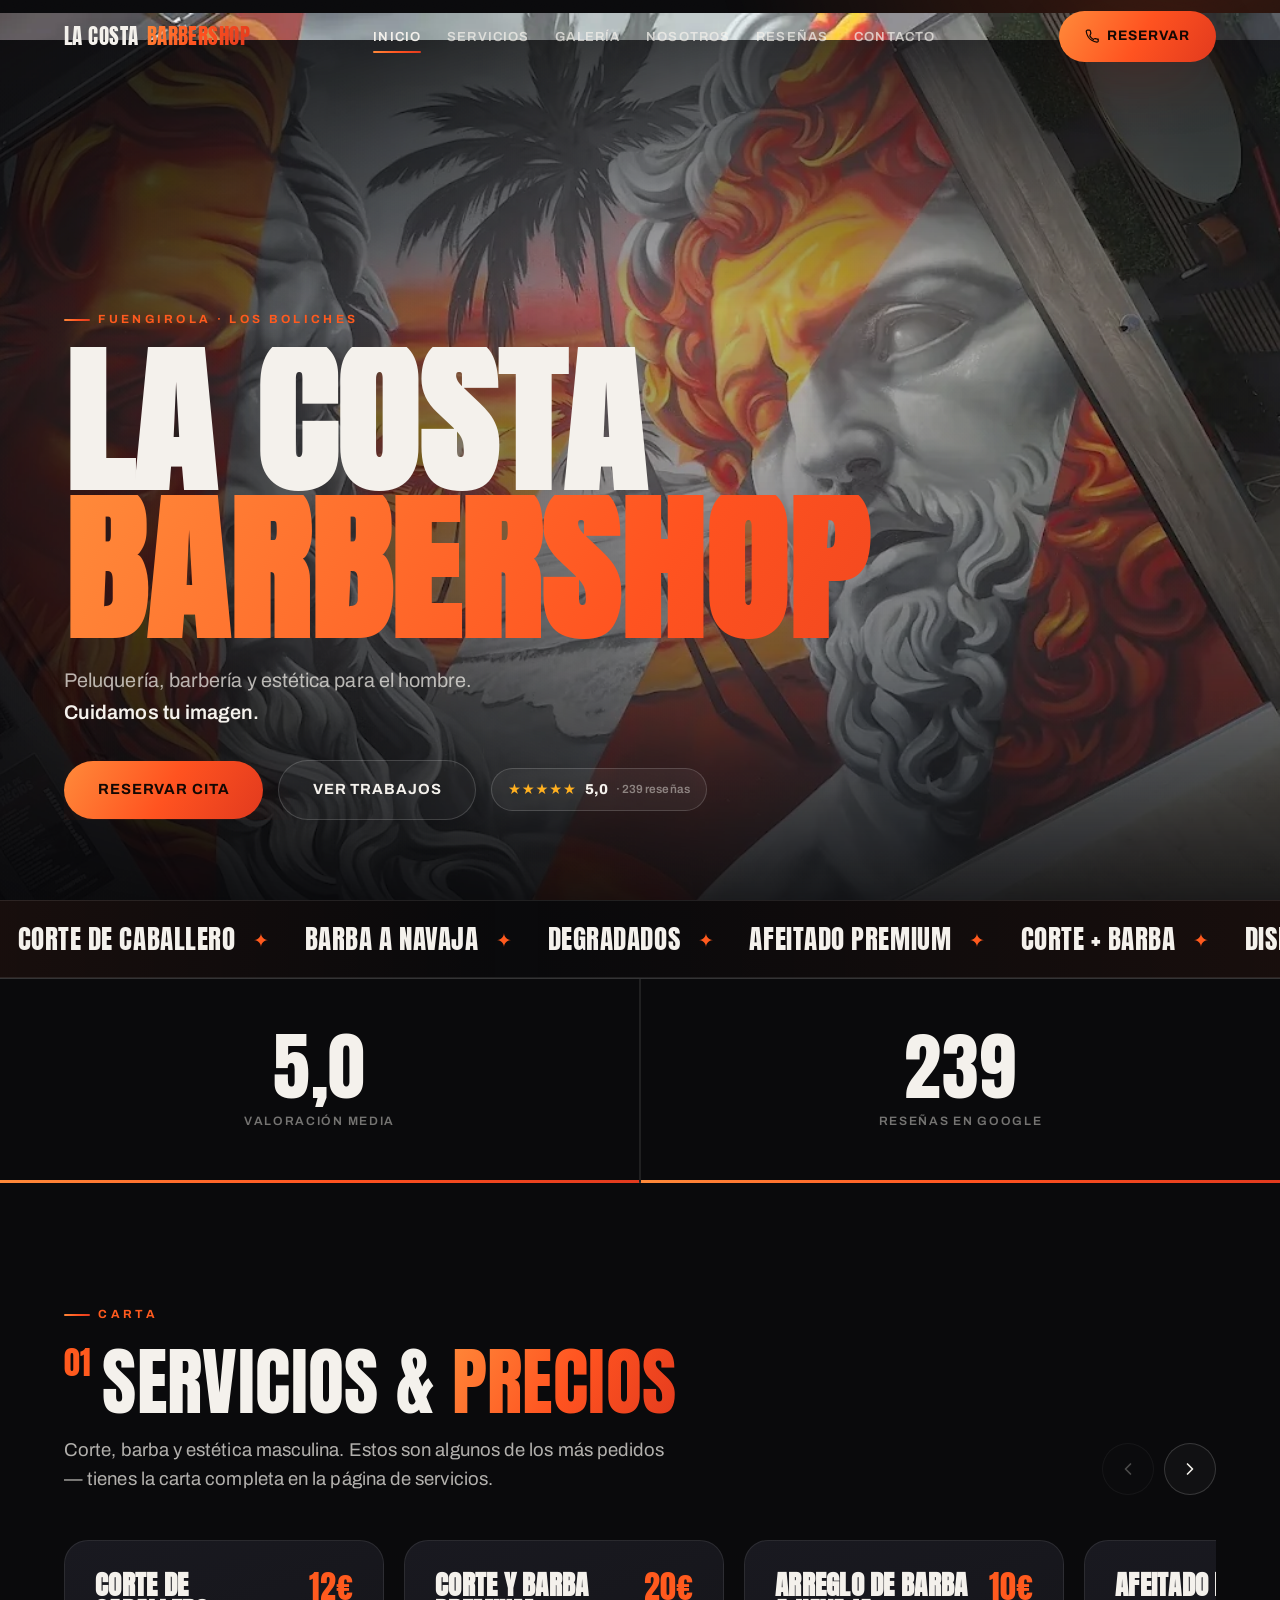
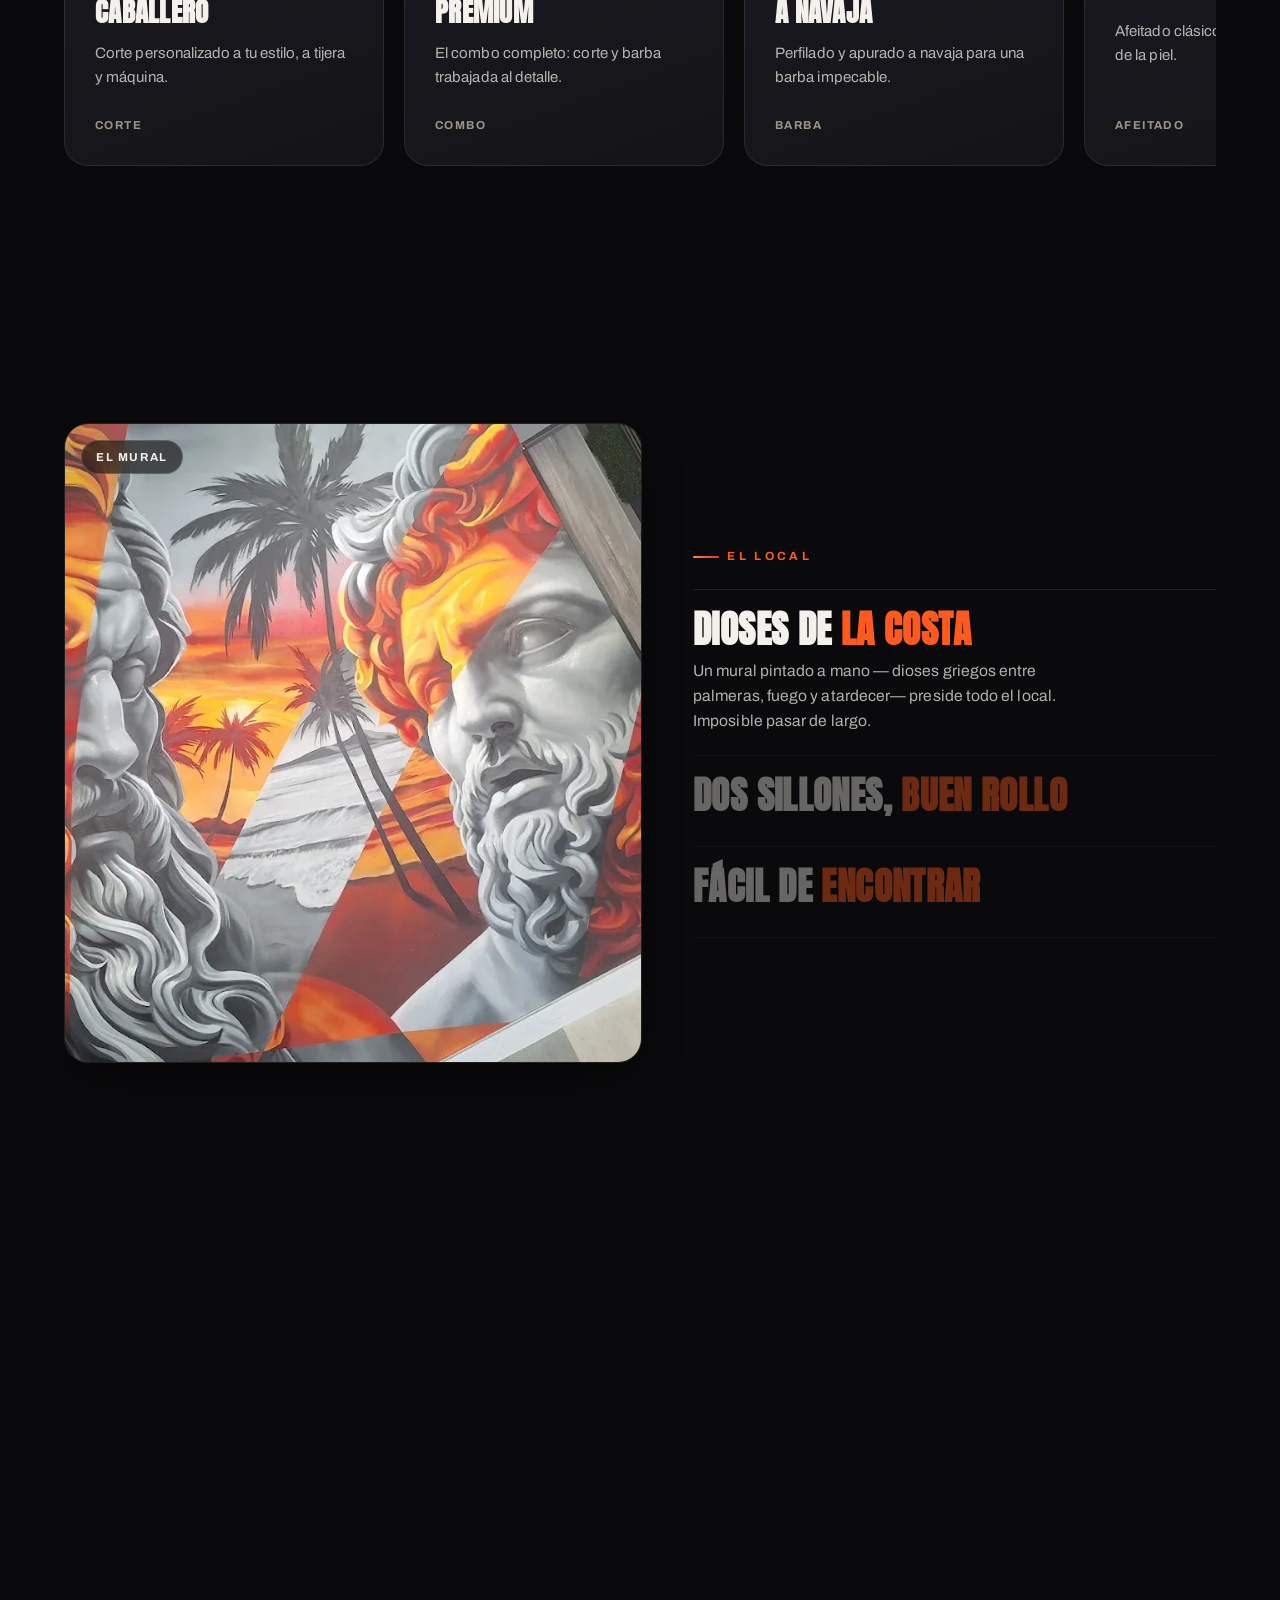
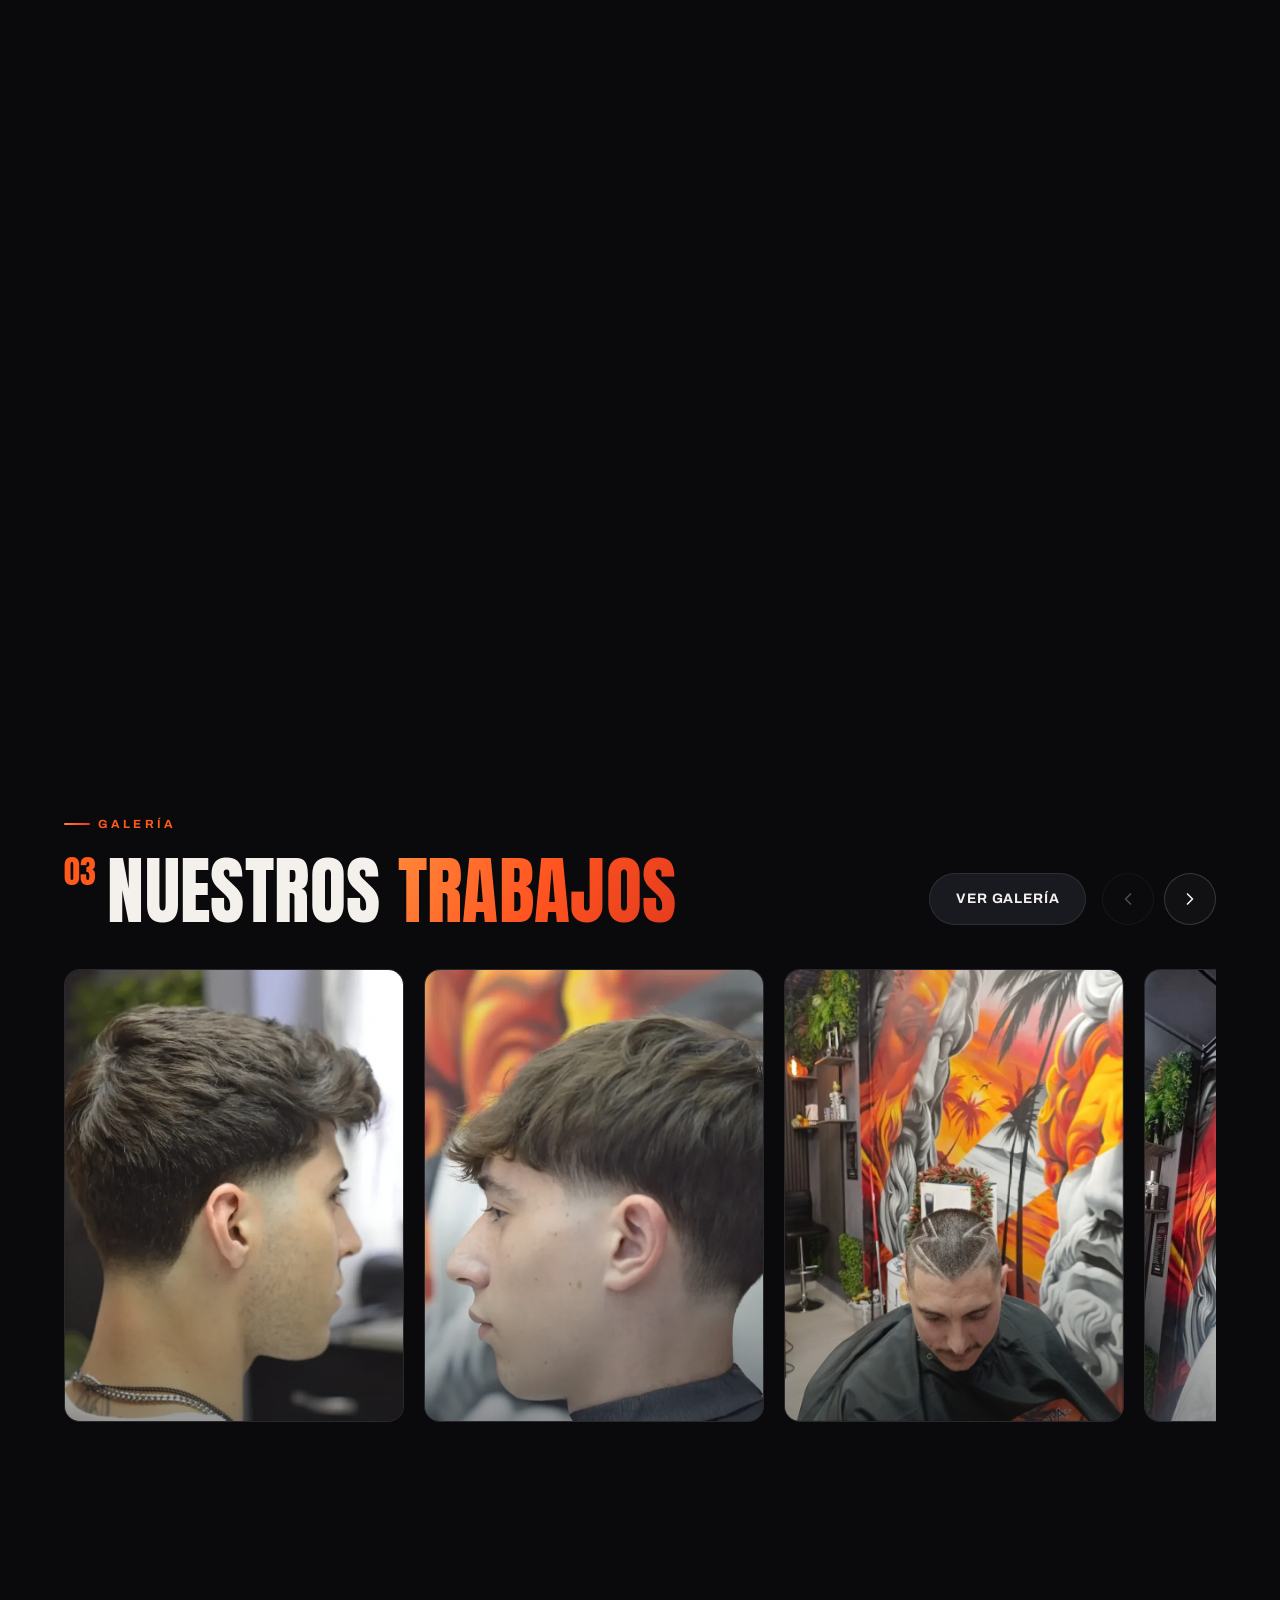
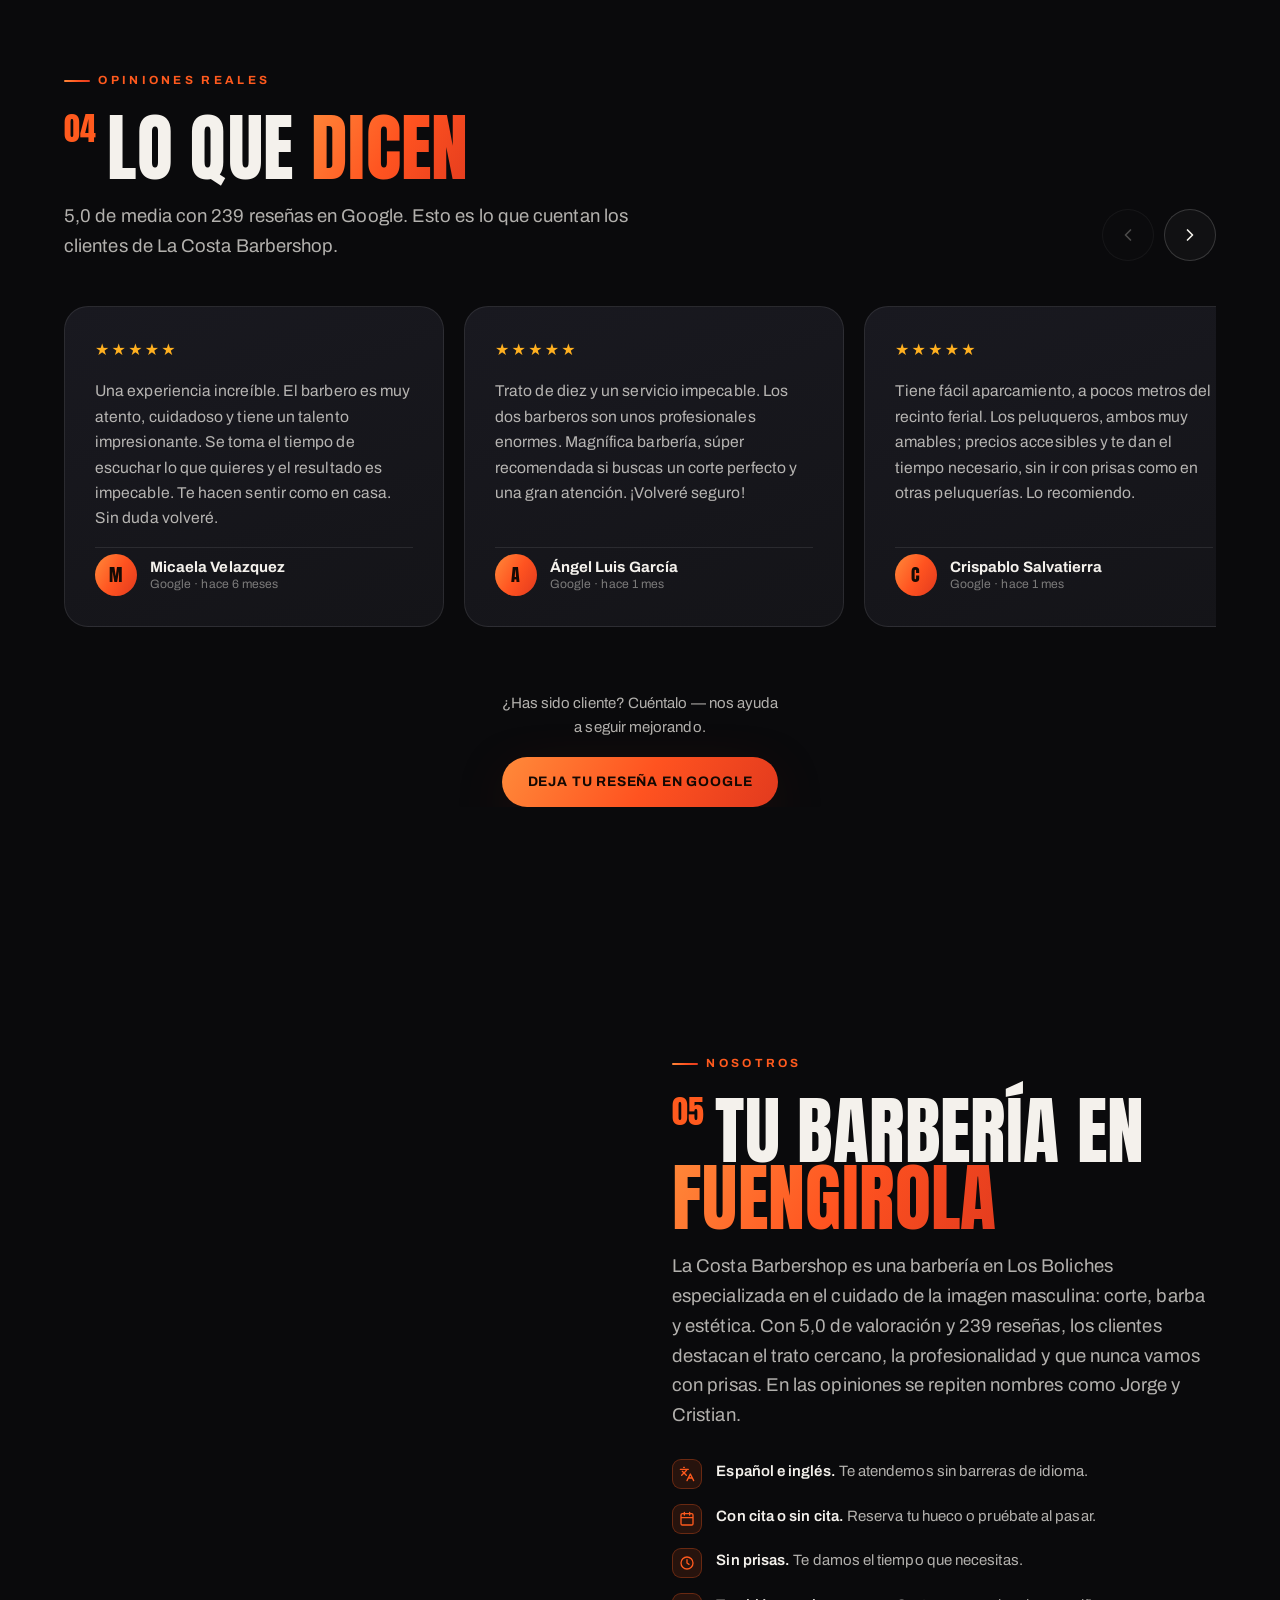
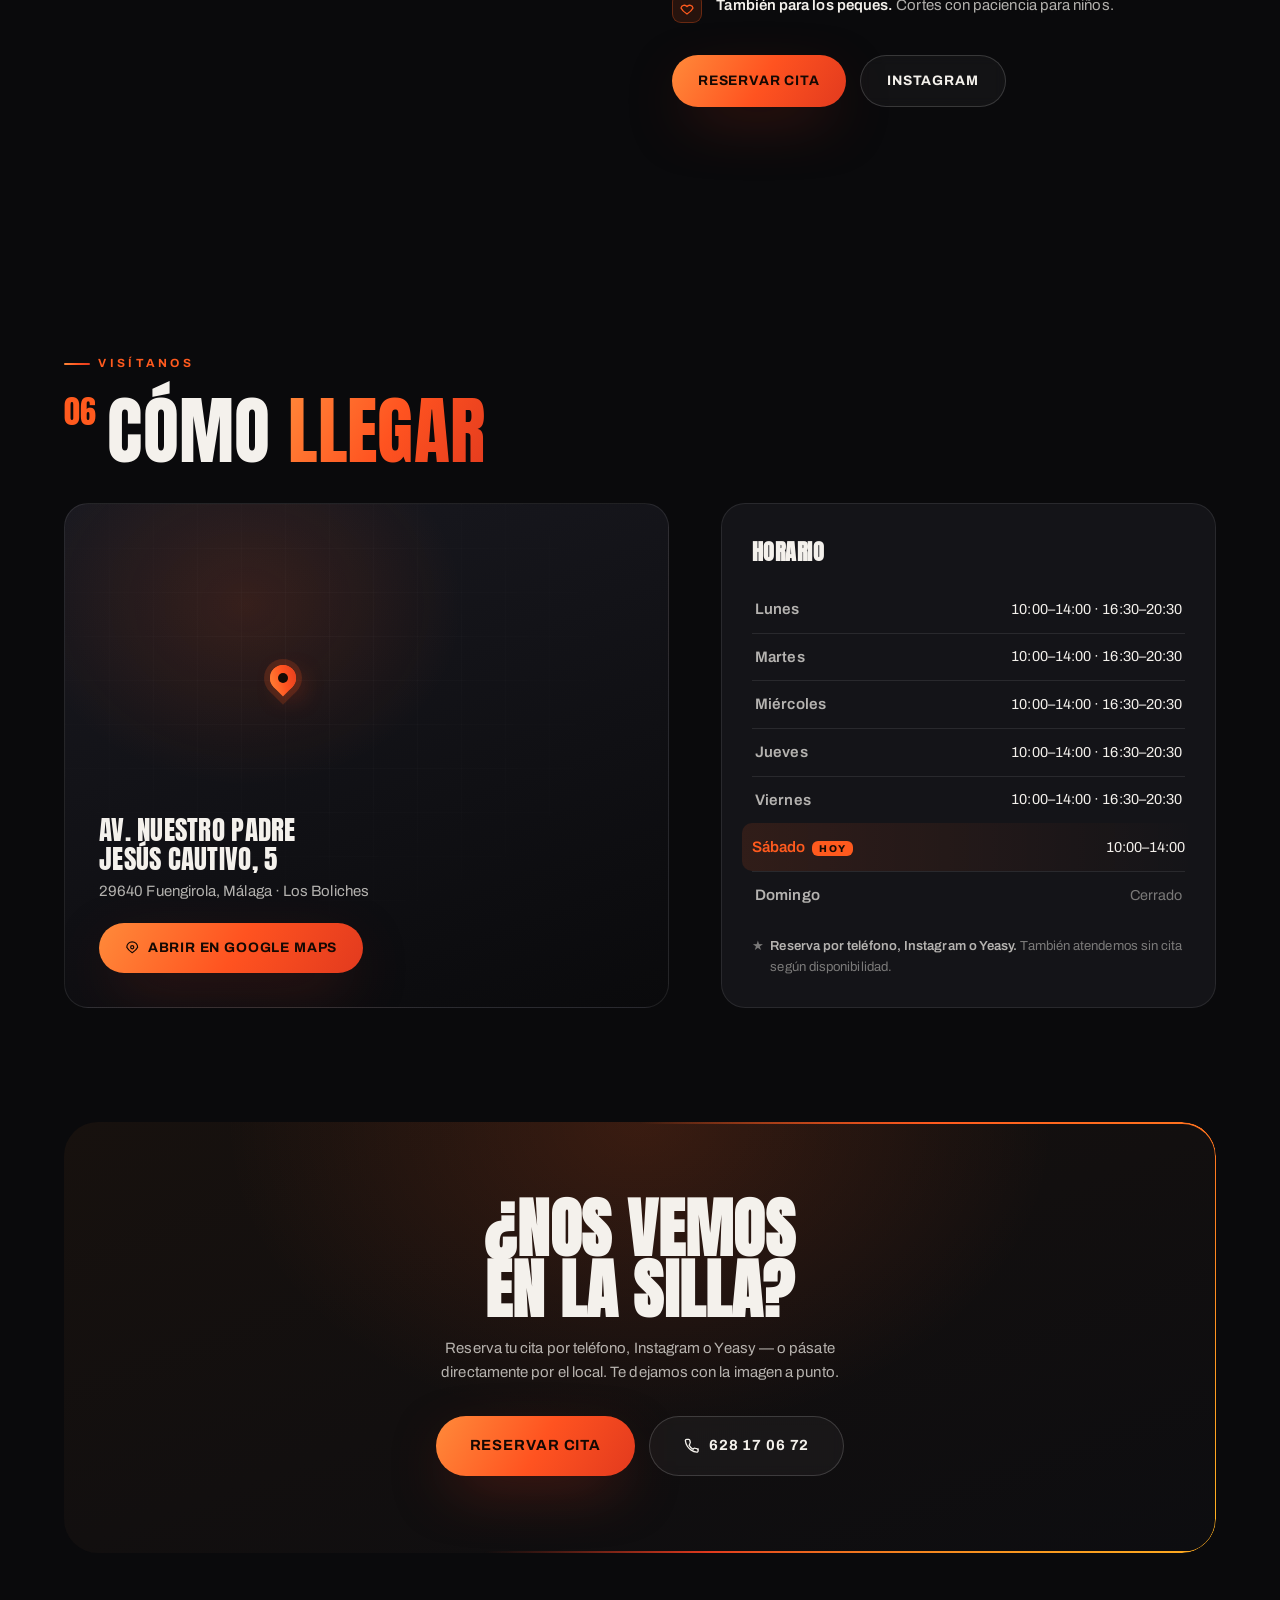
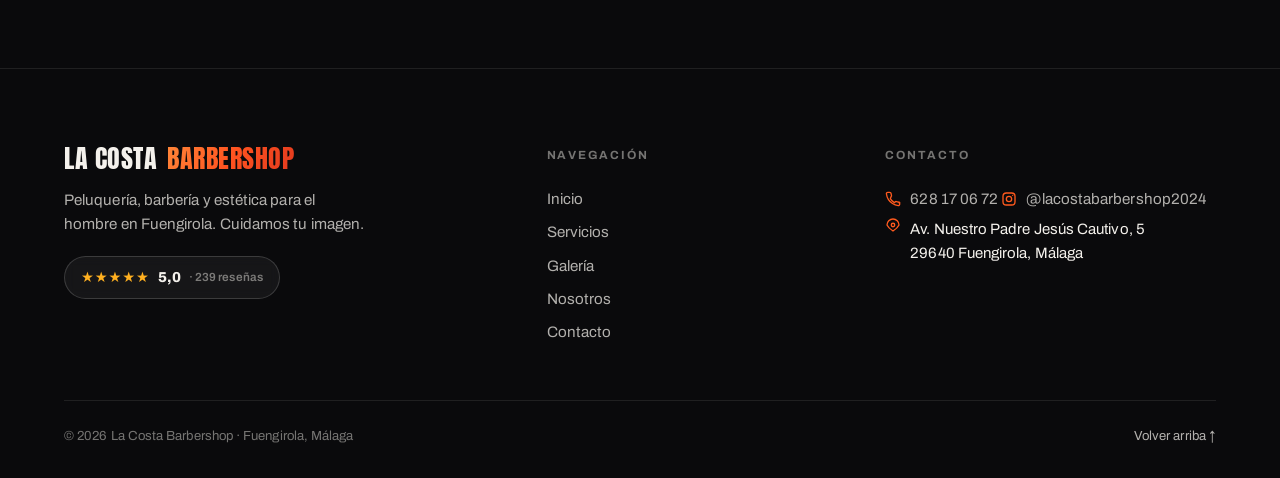
<file: index.html>
<!DOCTYPE html>
<html lang="es">
<head>
<meta charset="UTF-8">
<meta name="viewport" content="width=device-width, initial-scale=1">
<title>La Costa Barbershop &middot; Barber&iacute;a en Fuengirola</title>
<meta name="description" content="La Costa Barbershop, barber&iacute;a en Fuengirola (Los Boliches). Corte, barba a navaja, afeitado y color. 5,0 con 239 rese&ntilde;as. Reserva por tel&eacute;fono, Instagram o Yeasy.">
<meta name="theme-color" content="#0a0a0c">
<link rel="canonical" href="https://www.lacostabarbershop.xyz/">
<meta property="og:type" content="business.business">
<meta property="og:title" content="La Costa Barbershop &middot; Barber&iacute;a en Fuengirola">
<meta property="og:description" content="Corte, barba a navaja, afeitado y color. 5,0 con 239 rese&ntilde;as en Google.">
<meta property="og:image" content="assets/img/og.jpg">
<meta property="og:locale" content="es_ES">
<meta name="twitter:card" content="summary_large_image">
<link rel="icon" href="assets/img/favicon.ico" sizes="any">
<link rel="icon" type="image/png" href="assets/img/favicon-32.png">
<link rel="apple-touch-icon" href="assets/img/apple-touch-icon.png">
<link rel="preload" as="font" type="font/woff2" href="assets/fonts/anton-latin.woff2" crossorigin>
<link rel="preload" as="font" type="font/woff2" href="assets/fonts/archivo-latin.woff2" crossorigin>
<link rel="stylesheet" href="assets/css/main.css">
<script>document.documentElement.classList.add('js');window.__lc_fail=setTimeout(function(){document.documentElement.classList.remove('js')},2600);</script>
</head>
<body>
<div class="atmos" aria-hidden="true"></div>
<div class="grain" aria-hidden="true"></div>

<!-- PRELOADER -->
<div class="preloader" role="status" aria-label="Cargando">
  <div class="preloader__mark">
    <span class="l1"><span>LA&nbsp;COSTA</span></span><br>
    <span class="l2"><span>BARBERSHOP</span></span>
  </div>
  <div class="preloader__bar"><i></i></div>
</div>

<!-- HEADER -->
<header class="header">
  <div class="header__inner">
    <a class="brand" href="index.html" aria-label="La Costa Barbershop &middot; inicio">
      <span class="b-costa">LA&nbsp;COSTA</span><span class="b-shop">&nbsp;BARBERSHOP</span>
    </a>
    <nav class="nav" aria-label="Principal">
      <a href="index.html" aria-current="page">Inicio</a>
      <a href="servicios.html">Servicios</a>
      <a href="galeria.html">Galer&iacute;a</a>
      <a href="index.html#nosotros">Nosotros</a>
      <a href="index.html#resenas">Rese&ntilde;as</a>
      <a href="contacto.html">Contacto</a>
    </nav>
    <div class="header__cta">
      <a class="btn btn--fire" href="https://yeasy.io/commerce/9732f32d-7ad4-47b1-8197-7eed3df50c48" target="_blank" rel="noopener" data-magnetic="0.4">
        <svg viewBox="0 0 24 24" fill="none" stroke="currentColor" stroke-width="2" stroke-linecap="round" stroke-linejoin="round"><path d="M22 16.9v3a2 2 0 0 1-2.2 2 19.8 19.8 0 0 1-8.6-3.1 19.5 19.5 0 0 1-6-6 19.8 19.8 0 0 1-3.1-8.7A2 2 0 0 1 4.1 2h3a2 2 0 0 1 2 1.7c.1.9.3 1.8.6 2.6a2 2 0 0 1-.5 2.1L8 11.5a16 16 0 0 0 6 6l1.1-1.1a2 2 0 0 1 2.1-.5c.8.3 1.7.5 2.6.6a2 2 0 0 1 1.7 2Z"/></svg>
        Reservar
      </a>
      <button class="nav-toggle" aria-label="Abrir men&uacute;" aria-expanded="false" aria-controls="mobile-menu">
        <span></span><span></span><span></span>
      </button>
    </div>
  </div>
</header>

<!-- MENÚ MÓVIL -->
<div class="mobile-menu" id="mobile-menu">
  <nav aria-label="M&oacute;vil">
    <a href="index.html"><span class="mi">01</span>Inicio</a>
    <a href="servicios.html"><span class="mi">02</span>Servicios</a>
    <a href="galeria.html"><span class="mi">03</span>Galer&iacute;a</a>
    <a href="index.html#nosotros"><span class="mi">04</span>Nosotros</a>
    <a href="index.html#resenas"><span class="mi">05</span>Rese&ntilde;as</a>
    <a href="contacto.html"><span class="mi">06</span>Contacto</a>
  </nav>
  <div class="mobile-menu__foot">
    <div class="row">
      <a href="tel:+34628170672">628&nbsp;17&nbsp;06&nbsp;72</a>
      <a href="https://www.instagram.com/lacostabarbershop2024/" target="_blank" rel="noopener">@lacostabarbershop2024</a>
    </div>
    <div class="row"><span>Av. Nuestro Padre Jes&uacute;s Cautivo, 5 &middot; Fuengirola</span></div>
  </div>
</div>

<main>

<!-- HERO -->
<section class="hero">
  <div class="hero__media" data-parallax="0.1">
    <img src="assets/img/mural.webp" alt="Mural de dioses griegos entre palmeras y atardecer en La Costa Barbershop" fetchpriority="high" width="1360" height="765">
  </div>
  <div class="hero__inner">
    <div class="hero__eyebrow eyebrow">Fuengirola &middot; Los Boliches</div>
    <h1 class="hero__title">
      <span class="word"><span class="kinetic-line">LA&nbsp;COSTA</span></span>
      <span class="word l2"><span>BARBERSHOP</span></span>
    </h1>
    <p class="hero__sub" data-reveal="fade" style="transition-delay:.5s">
      Peluquer&iacute;a, barber&iacute;a y estética para el hombre. <b>Cuidamos tu imagen.</b>
    </p>
    <div class="hero__actions" data-reveal="fade" style="transition-delay:.62s">
      <a class="btn btn--fire btn--lg" href="https://yeasy.io/commerce/9732f32d-7ad4-47b1-8197-7eed3df50c48" target="_blank" rel="noopener" data-magnetic="0.4">Reservar cita</a>
      <a class="btn btn--ghost btn--lg" href="#trabajos" data-magnetic="0.3">Ver trabajos</a>
      <span class="pill-rating"><span class="stars">&#9733;&#9733;&#9733;&#9733;&#9733;</span> <b>5,0</b> <span class="src">&middot;&nbsp;239 rese&ntilde;as</span></span>
    </div>
  </div>
</section>

<!-- MARQUEE -->
<div class="marquee" aria-hidden="true">
  <div class="marquee__track">
    <span>Corte de caballero</span><span>Barba a navaja</span><span>Degradados</span><span>Afeitado premium</span><span>Corte + barba</span><span>Dise&ntilde;os</span><span>Cejas</span><span>Color</span><span>Cambio de look</span><span>Ni&ntilde;os</span>
    <span>Corte de caballero</span><span>Barba a navaja</span><span>Degradados</span><span>Afeitado premium</span><span>Corte + barba</span><span>Dise&ntilde;os</span><span>Cejas</span><span>Color</span><span>Cambio de look</span><span>Ni&ntilde;os</span>
  </div>
</div>

<!-- STATS -->
<section class="stats" aria-label="En cifras" data-stagger="90">
  <div class="stat" data-reveal="scale">
    <div class="stat__num"><span data-count="5,0">0</span></div>
    <div class="stat__label">Valoraci&oacute;n media</div>
    <span class="stat__bar"></span>
  </div>
  <div class="stat" data-reveal="scale">
    <div class="stat__num"><span data-count="239">0</span></div>
    <div class="stat__label">Rese&ntilde;as en Google</div>
    <span class="stat__bar"></span>
  </div>
</section>

<!-- SERVICIOS -->
<section class="section" id="servicios">
  <div class="container">
    <div class="head-row">
      <div class="section-head">
        <span class="eyebrow">Carta</span>
        <h2 class="h-sec"><span class="idx">01</span>Servicios &amp; <span class="fire-text">precios</span></h2>
        <p class="lead">Corte, barba y estética masculina. Estos son algunos de los m&aacute;s pedidos &mdash; tienes la carta completa en la p&aacute;gina de servicios.</p>
      </div>
      <div class="car-controls">
        <button class="car-btn" data-car-prev aria-label="Anterior"><svg viewBox="0 0 24 24" fill="none" stroke="currentColor" stroke-width="2" stroke-linecap="round" stroke-linejoin="round"><path d="M15 18l-6-6 6-6"/></svg></button>
        <button class="car-btn" data-car-next aria-label="Siguiente"><svg viewBox="0 0 24 24" fill="none" stroke="currentColor" stroke-width="2" stroke-linecap="round" stroke-linejoin="round"><path d="M9 18l6-6-6-6"/></svg></button>
      </div>
    </div>
    <div class="carousel-wrap">
      <div class="carousel" data-carousel>
        <article class="card svc" data-tilt="6" style="width:min(80vw,320px)"><div class="tilt-glare"></div>
          <div class="svc__top"><h3 class="svc__name">Corte de caballero</h3><div class="svc__price">12&euro;</div></div>
          <p class="svc__desc">Corte personalizado a tu estilo, a tijera y m&aacute;quina.</p>
          <div class="svc__tag">Corte</div>
        </article>
        <article class="card svc" data-tilt="6" style="width:min(80vw,320px)"><div class="tilt-glare"></div>
          <div class="svc__top"><h3 class="svc__name">Corte y barba premium</h3><div class="svc__price">20&euro;</div></div>
          <p class="svc__desc">El combo completo: corte y barba trabajada al detalle.</p>
          <div class="svc__tag">Combo</div>
        </article>
        <article class="card svc" data-tilt="6" style="width:min(80vw,320px)"><div class="tilt-glare"></div>
          <div class="svc__top"><h3 class="svc__name">Arreglo de barba a navaja</h3><div class="svc__price">10&euro;</div></div>
          <p class="svc__desc">Perfilado y apurado a navaja para una barba impecable.</p>
          <div class="svc__tag">Barba</div>
        </article>
        <article class="card svc" data-tilt="6" style="width:min(80vw,320px)"><div class="tilt-glare"></div>
          <div class="svc__top"><h3 class="svc__name">Afeitado premium</h3><div class="svc__price">14&euro;</div></div>
          <p class="svc__desc">Afeitado cl&aacute;sico, apurado y cuidado de la piel.</p>
          <div class="svc__tag">Afeitado</div>
        </article>
        <article class="card svc" data-tilt="6" style="width:min(80vw,320px)"><div class="tilt-glare"></div>
          <div class="svc__top"><h3 class="svc__name">Cambio de look</h3><div class="svc__price">15&euro;</div></div>
          <p class="svc__desc">&iquest;Te atreves? Cambiamos tu estilo por completo.</p>
          <div class="svc__tag">Estilo</div>
        </article>
        <article class="card svc" data-tilt="6" style="width:min(80vw,320px)"><div class="tilt-glare"></div>
          <div class="svc__top"><h3 class="svc__name">Corte ni&ntilde;o</h3><div class="svc__price">11&euro;</div></div>
          <p class="svc__desc">Hasta 10 a&ntilde;os, con toda la paciencia del mundo.</p>
          <div class="svc__tag">Peques</div>
        </article>
        <article class="card svc" data-tilt="6" style="width:min(80vw,320px);background:linear-gradient(160deg,#1c130e,#0f0d10)"><div class="tilt-glare"></div>
          <div class="svc__top"><h3 class="svc__name">Color &amp; m&aacute;s</h3><div class="svc__price">+</div></div>
          <p class="svc__desc">Mechas, decoloraci&oacute;n, cobertura de canas, color en barba, cejas y dise&ntilde;os.</p>
          <a class="btn btn--dark" href="servicios.html" style="align-self:flex-start">Ver carta completa</a>
        </article>
      </div>
    </div>
  </div>
</section>

<!-- SHOWCASE: EL LOCAL -->
<section class="showcase section" id="local" data-showcase data-sc-tags="EL MURAL|EL ESPACIO|LA UBICACI&Oacute;N" style="padding-block:0">
  <div class="showcase__sticky container">
    <div class="showcase__media">
      <span class="frame-tag" data-sc-tag>EL MURAL</span>
      <img data-sc-img="0" class="active" src="assets/img/mural.webp" alt="Mural de dioses griegos, palmeras y atardecer" width="1360" height="765">
      <img data-sc-img="1" src="assets/img/interior-mural.webp" alt="Interior de la barber&iacute;a con dos sillones y el mural" width="765" height="1020">
      <img data-sc-img="2" src="assets/img/exterior-night.webp" alt="Fachada de La Costa Barbershop de noche" width="678" height="1020">
    </div>
    <div class="showcase__panels">
      <span class="eyebrow" style="margin-bottom:1.4rem">El local</span>
      <div class="sc-step active" data-sc-step="0">
        <h3>Dioses de <em>la costa</em></h3>
        <p>Un mural pintado a mano &mdash; dioses griegos entre palmeras, fuego y atardecer&mdash; preside todo el local. Imposible pasar de largo.</p>
      </div>
      <div class="sc-step" data-sc-step="1">
        <h3>Dos sillones, <em>buen rollo</em></h3>
        <p>Espacio cuidado, plantas, m&uacute;sica y sin prisas. Aqu&iacute; se viene a estar a gusto mientras te ponen guapo.</p>
      </div>
      <div class="sc-step" data-sc-step="2">
        <h3>F&aacute;cil de <em>encontrar</em></h3>
        <p>En Avenida Nuestro Padre Jes&uacute;s Cautivo, a pocos metros del recinto ferial y con aparcamiento f&aacute;cil.</p>
      </div>
    </div>
  </div>
  <div class="showcase__scroller" aria-hidden="true">
    <div class="sc-frame"></div><div class="sc-frame"></div><div class="sc-frame"></div>
  </div>
  <!-- versión móvil -->
  <div class="showcase-mobile container" style="padding-block:clamp(64px,9vw,128px)">
    <span class="eyebrow">El local</span>
    <h2 class="h-sec" style="margin-bottom:1.4rem"><span class="idx">02</span>El <span class="fire-text">local</span></h2>
    <div class="carousel-wrap">
      <div class="carousel" data-carousel>
        <figure class="tile tile--car" style="aspect-ratio:4/5" data-reveal><img src="assets/img/mural.webp" alt="Mural"></figure>
        <figure class="tile tile--car" style="aspect-ratio:4/5" data-reveal><img src="assets/img/interior-mural.webp" alt="Interior"></figure>
        <figure class="tile tile--car" style="aspect-ratio:4/5" data-reveal><img src="assets/img/exterior-night.webp" alt="Fachada"></figure>
      </div>
    </div>
  </div>
</section>

<!-- TRABAJOS -->
<section class="section" id="trabajos">
  <div class="container">
    <div class="head-row">
      <div class="section-head">
        <span class="eyebrow">Galer&iacute;a</span>
        <h2 class="h-sec"><span class="idx">03</span>Nuestros <span class="fire-text">trabajos</span></h2>
      </div>
      <div class="car-controls">
        <a class="btn btn--dark" href="galeria.html" style="margin-right:.4rem">Ver galer&iacute;a</a>
        <button class="car-btn" data-car-prev aria-label="Anterior"><svg viewBox="0 0 24 24" fill="none" stroke="currentColor" stroke-width="2" stroke-linecap="round" stroke-linejoin="round"><path d="M15 18l-6-6 6-6"/></svg></button>
        <button class="car-btn" data-car-next aria-label="Siguiente"><svg viewBox="0 0 24 24" fill="none" stroke="currentColor" stroke-width="2" stroke-linecap="round" stroke-linejoin="round"><path d="M9 18l6-6-6-6"/></svg></button>
      </div>
    </div>
    <div class="carousel-wrap">
      <div class="carousel" data-carousel>
        <figure class="tile tile--car" data-reveal="scale"><img src="assets/img/trabajo-1.webp" alt="Degradado limpio" loading="lazy"></figure>
        <figure class="tile tile--car" data-reveal="scale"><img src="assets/img/trabajo-2.webp" alt="Dise&ntilde;o de l&iacute;neas" loading="lazy"></figure>
        <figure class="tile tile--car" data-reveal="scale"><img src="assets/img/trabajo-3.webp" alt="Corte con textura y flequillo" loading="lazy"></figure>
        <figure class="tile tile--car" data-reveal="scale"><img src="assets/img/trabajo-4.webp" alt="Corte de caballero" loading="lazy"></figure>
      </div>
    </div>
  </div>
</section>

<!-- RESEÑAS -->
<section class="section" id="resenas">
  <div class="container">
    <div class="head-row">
      <div class="section-head">
        <span class="eyebrow">Opiniones reales</span>
        <h2 class="h-sec"><span class="idx">04</span>Lo que <span class="fire-text">dicen</span></h2>
        <p class="lead">5,0 de media con 239 rese&ntilde;as en Google. Esto es lo que cuentan los clientes de La Costa Barbershop.</p>
      </div>
      <div class="car-controls">
        <button class="car-btn" data-car-prev aria-label="Anterior"><svg viewBox="0 0 24 24" fill="none" stroke="currentColor" stroke-width="2" stroke-linecap="round" stroke-linejoin="round"><path d="M15 18l-6-6 6-6"/></svg></button>
        <button class="car-btn" data-car-next aria-label="Siguiente"><svg viewBox="0 0 24 24" fill="none" stroke="currentColor" stroke-width="2" stroke-linecap="round" stroke-linejoin="round"><path d="M9 18l6-6-6-6"/></svg></button>
      </div>
    </div>
    <div class="carousel-wrap">
      <div class="carousel" data-carousel>

        <article class="review">
          <div class="review__stars">&#9733;&#9733;&#9733;&#9733;&#9733;</div>
          <p class="review__text">Una experiencia incre&iacute;ble. El barbero es muy atento, cuidadoso y tiene un talento impresionante. Se toma el tiempo de escuchar lo que quieres y el resultado es impecable. Te hacen sentir como en casa. Sin duda volver&eacute;.</p>
          <div class="review__foot"><div class="review__ava">M</div><div class="review__who"><b>Micaela Velazquez</b><span class="gbadge">Google &middot; hace 6 meses</span></div></div>
        </article>

        <article class="review">
          <div class="review__stars">&#9733;&#9733;&#9733;&#9733;&#9733;</div>
          <p class="review__text">Trato de diez y un servicio impecable. Los dos barberos son unos profesionales enormes. Magn&iacute;fica barber&iacute;a, s&uacute;per recomendada si buscas un corte perfecto y una gran atenci&oacute;n. &iexcl;Volver&eacute; seguro!</p>
          <div class="review__foot"><div class="review__ava">A</div><div class="review__who"><b>&Aacute;ngel Luis Garc&iacute;a</b><span class="gbadge">Google &middot; hace 1 mes</span></div></div>
        </article>

        <article class="review">
          <div class="review__stars">&#9733;&#9733;&#9733;&#9733;&#9733;</div>
          <p class="review__text">Tiene f&aacute;cil aparcamiento, a pocos metros del recinto ferial. Los peluqueros, ambos muy amables; precios accesibles y te dan el tiempo necesario, sin ir con prisas como en otras peluquer&iacute;as. Lo recomiendo.</p>
          <div class="review__foot"><div class="review__ava">C</div><div class="review__who"><b>Crispablo Salvatierra</b><span class="gbadge">Google &middot; hace 1 mes</span></div></div>
        </article>

        <article class="review">
          <div class="review__stars">&#9733;&#9733;&#9733;&#9733;&#9733;</div>
          <p class="review__text">Llevo muchos a&ntilde;os con ellos, son muy buenos. Completamente recomendable. Trato, profesionalidad y un sitio acogedor.</p>
          <div class="review__foot"><div class="review__ava">J</div><div class="review__who"><b>Jose Ponce</b><span class="gbadge">Google &middot; hace 1 mes</span></div></div>
        </article>

        <article class="review">
          <div class="review__stars">&#9733;&#9733;&#9733;&#9733;&#9733;</div>
          <p class="review__text">S&uacute;per amable Cristian, me aconsej&oacute; cambiar un poco el estilo del peinado y ha sido todo un acierto.</p>
          <div class="review__foot"><div class="review__ava">E</div><div class="review__who"><b>Edu Padilla</b><span class="gbadge">Google &middot; hace 1 mes</span></div></div>
        </article>

        <article class="review">
          <div class="review__stars">&#9733;&#9733;&#9733;&#9733;&#9733;</div>
          <p class="review__text">Muy contenta con esta peluquer&iacute;a. Siempre llevo a mi ni&ntilde;o y lo atienden con much&iacute;sima paciencia, cuidado y cari&ntilde;o; qued&oacute; guap&iacute;simo con su corte.</p>
          <div class="review__foot"><div class="review__ava">M</div><div class="review__who"><b>Marina Ben&iacute;tez</b><span class="gbadge">Google &middot; hace 9 meses</span></div></div>
        </article>

        <article class="review">
          <div class="review__stars">&#9733;&#9733;&#9733;&#9733;&#9733;</div>
          <p class="review__text">Llevo a&ntilde;os con Jorge. Sabe perfectamente lo que necesitas. Music&oacute;n, s&uacute;per buen rollo&hellip; &iquest;qu&eacute; m&aacute;s decir?</p>
          <div class="review__foot"><div class="review__ava">S</div><div class="review__who"><b>Serie Beatbox</b><span class="gbadge">Google &middot; hace 9 meses</span></div></div>
        </article>

        <article class="review">
          <div class="review__stars">&#9733;&#9733;&#9733;&#9733;&#9733;</div>
          <p class="review__text">La mejor peluquer&iacute;a de todo Fuengirola. Arriesgu&eacute; con un corte que me daba miedo que quedara mal, pero decid&iacute; probar aqu&iacute; y ahora es mi corte principal. Muy recomendable.</p>
          <div class="review__foot"><div class="review__ava">G</div><div class="review__who"><b>Gianluca Berho</b><span class="gbadge">Google &middot; hace 10 meses</span></div></div>
        </article>

        <article class="review">
          <div class="review__stars">&#9733;&#9733;&#9733;&#9733;&#9733;</div>
          <p class="review__text">&iexcl;Ojal&aacute; tuviera una peluquer&iacute;a as&iacute; en Madrid! Me han cortado el pelo mejor que nunca. Muy minucioso y perfeccionista, adem&aacute;s de simp&aacute;tico.</p>
          <div class="review__foot"><div class="review__ava">R</div><div class="review__who"><b>Roberto Franco</b><span class="gbadge">Google &middot; hace 10 meses</span></div></div>
        </article>

        <article class="review">
          <div class="review__stars">&#9733;&#9733;&#9733;&#9733;&#9733;</div>
          <p class="review__text">Soy de Canarias y estaba de vacaciones por la zona cuando pas&eacute; por delante del local. Iba sin cita y me atendi&oacute; sin problemas. El trato fue incre&iacute;ble.</p>
          <div class="review__foot"><div class="review__ava">A</div><div class="review__who"><b>Abdia Santana</b><span class="gbadge">Google &middot; hace 11 meses</span></div></div>
        </article>

        <article class="review">
          <div class="review__stars">&#9733;&#9733;&#9733;&#9733;&#9733;</div>
          <p class="review__text">El trato, exquisito, y el corte todav&iacute;a m&aacute;s. Te aconsejan sobre lo que te puede quedar mejor y siempre sales contento con el resultado. Unos m&aacute;quinas los dos.</p>
          <div class="review__foot"><div class="review__ava">J</div><div class="review__who"><b>J. Q.</b><span class="gbadge">Google &middot; hace 3 meses</span></div></div>
        </article>

      </div>
    </div>
    <div class="reviews-cta" data-reveal="up">
      <p>&iquest;Has sido cliente? Cu&eacute;ntalo &mdash; nos ayuda a seguir mejorando.</p>
      <a class="btn btn--fire" href="https://search.google.com/local/writereview?placeid=ChIJcRQrdDzjcg0RC7KuM2oD6GQ" target="_blank" rel="noopener" data-magnetic="0.4">Deja tu rese&ntilde;a en Google</a>
    </div>
  </div>
</section>

<!-- NOSOTROS -->
<section class="section" id="nosotros">
  <div class="container">
    <div class="split">
      <div class="split__media" data-reveal="clip">
        <img src="assets/img/interior-street.webp" alt="Barbero trabajando en La Costa Barbershop" data-parallax="0.06" loading="eager" fetchpriority="high" decoding="async">
        <div class="badge"><b>5,0</b><span>239 rese&ntilde;as</span></div>
      </div>
      <div class="split__text">
        <span class="eyebrow">Nosotros</span>
        <h2 class="h-sec"><span class="idx">05</span>Tu barber&iacute;a en <span class="fire-text">Fuengirola</span></h2>
        <p class="lead">La Costa Barbershop es una barber&iacute;a en Los Boliches especializada en el cuidado de la imagen masculina: corte, barba y estética. Con 5,0 de valoraci&oacute;n y 239 rese&ntilde;as, los clientes destacan el trato cercano, la profesionalidad y que nunca vamos con prisas. En las opiniones se repiten nombres como Jorge y Cristian.</p>
        <ul class="feature-list" data-stagger="80">
          <li data-reveal="left"><span class="ic"><svg viewBox="0 0 24 24" fill="none" stroke="currentColor" stroke-width="2" stroke-linecap="round" stroke-linejoin="round"><path d="M5 8l6 6M4 14l6-6 2-3M2 5h12M7 2h1M22 22l-5-10-5 10M14 18h6"/></svg></span><span><b>Espa&ntilde;ol e ingl&eacute;s.</b> Te atendemos sin barreras de idioma.</span></li>
          <li data-reveal="left"><span class="ic"><svg viewBox="0 0 24 24" fill="none" stroke="currentColor" stroke-width="2" stroke-linecap="round" stroke-linejoin="round"><path d="M8 2v4M16 2v4M3 10h18M5 4h14a2 2 0 0 1 2 2v13a2 2 0 0 1-2 2H5a2 2 0 0 1-2-2V6a2 2 0 0 1 2-2Z"/></svg></span><span><b>Con cita o sin cita.</b> Reserva tu hueco o pru&eacute;bate al pasar.</span></li>
          <li data-reveal="left"><span class="ic"><svg viewBox="0 0 24 24" fill="none" stroke="currentColor" stroke-width="2" stroke-linecap="round" stroke-linejoin="round"><circle cx="12" cy="12" r="9"/><path d="M12 7v5l3 2"/></svg></span><span><b>Sin prisas.</b> Te damos el tiempo que necesitas.</span></li>
          <li data-reveal="left"><span class="ic"><svg viewBox="0 0 24 24" fill="none" stroke="currentColor" stroke-width="2" stroke-linecap="round" stroke-linejoin="round"><path d="M12 21s-7-4.5-9-9a5 5 0 0 1 9-2 5 5 0 0 1 9 2c-2 4.5-9 9-9 9Z"/></svg></span><span><b>Tambi&eacute;n para los peques.</b> Cortes con paciencia para ni&ntilde;os.</span></li>
        </ul>
        <div style="margin-top:2rem;display:flex;gap:.9rem;flex-wrap:wrap">
          <a class="btn btn--fire" href="https://yeasy.io/commerce/9732f32d-7ad4-47b1-8197-7eed3df50c48" target="_blank" rel="noopener" data-magnetic="0.4">Reservar cita</a>
          <a class="btn btn--ghost" href="https://www.instagram.com/lacostabarbershop2024/" target="_blank" rel="noopener" data-magnetic="0.3">Instagram</a>
        </div>
      </div>
    </div>
  </div>
</section>

<!-- CÓMO LLEGAR + HORARIO -->
<section class="section" id="visitanos">
  <div class="container">
    <div class="section-head" style="margin-bottom:clamp(24px,3vw,40px)">
      <span class="eyebrow">Vis&iacute;tanos</span>
      <h2 class="h-sec"><span class="idx">06</span>C&oacute;mo <span class="fire-text">llegar</span></h2>
    </div>
    <div class="visit">
      <div class="map-card" data-reveal="scale">
        <div class="map-card__grid"></div>
        <div class="map-card__ping"></div>
        <div class="map-card__pin"></div>
        <div class="map-card__info">
          <div class="addr">Av. Nuestro Padre<br>Jes&uacute;s Cautivo, 5</div>
          <div class="sub">29640 Fuengirola, M&aacute;laga &middot; Los Boliches</div>
          <a class="btn btn--fire" href="https://www.google.com/maps/search/?api=1&amp;query=La%20Costa%20Barbershop%20Fuengirola&amp;query_place_id=ChIJcRQrdDzjcg0RC7KuM2oD6GQ" target="_blank" rel="noopener" data-magnetic="0.35">
            <svg viewBox="0 0 24 24" fill="none" stroke="currentColor" stroke-width="2" stroke-linecap="round" stroke-linejoin="round"><path d="M12 21s-7-4.5-9-9a9 9 0 0 1 18 0c-2 4.5-9 9-9 9Z"/><circle cx="12" cy="12" r="2.6"/></svg>
            Abrir en Google Maps
          </a>
        </div>
      </div>
      <div class="hours" data-reveal="right">
        <h3>Horario</h3>
        <ul data-hours>
          <li data-day="1"><span class="d">Lunes</span><span class="t">10:00&ndash;14:00 &middot; 16:30&ndash;20:30</span></li>
          <li data-day="2"><span class="d">Martes</span><span class="t">10:00&ndash;14:00 &middot; 16:30&ndash;20:30</span></li>
          <li data-day="3"><span class="d">Mi&eacute;rcoles</span><span class="t">10:00&ndash;14:00 &middot; 16:30&ndash;20:30</span></li>
          <li data-day="4"><span class="d">Jueves</span><span class="t">10:00&ndash;14:00 &middot; 16:30&ndash;20:30</span></li>
          <li data-day="5"><span class="d">Viernes</span><span class="t">10:00&ndash;14:00 &middot; 16:30&ndash;20:30</span></li>
          <li data-day="6"><span class="d">S&aacute;bado</span><span class="t">10:00&ndash;14:00</span></li>
          <li data-day="0"><span class="d">Domingo</span><span class="t closed">Cerrado</span></li>
        </ul>
        <div class="hours__note"><span>&#9733;</span><span><b>Reserva por tel&eacute;fono, Instagram o Yeasy.</b> Tambi&eacute;n atendemos sin cita seg&uacute;n disponibilidad.</span></div>
      </div>
    </div>
  </div>
</section>

<!-- CTA -->
<section class="section" style="padding-top:0">
  <div class="container">
    <div class="cta-band" data-reveal="scale">
      <h2>&iquest;Nos vemos<br>en la silla?</h2>
      <p>Reserva tu cita por tel&eacute;fono, Instagram o Yeasy &mdash; o p&aacute;sate directamente por el local. Te dejamos con la imagen a punto.</p>
      <div class="actions">
        <a class="btn btn--fire btn--lg" href="https://yeasy.io/commerce/9732f32d-7ad4-47b1-8197-7eed3df50c48" target="_blank" rel="noopener" data-magnetic="0.4">Reservar cita</a>
        <a class="btn btn--ghost btn--lg" href="tel:+34628170672" data-magnetic="0.3">
          <svg viewBox="0 0 24 24" fill="none" stroke="currentColor" stroke-width="2" stroke-linecap="round" stroke-linejoin="round"><path d="M22 16.9v3a2 2 0 0 1-2.2 2 19.8 19.8 0 0 1-8.6-3.1 19.5 19.5 0 0 1-6-6 19.8 19.8 0 0 1-3.1-8.7A2 2 0 0 1 4.1 2h3a2 2 0 0 1 2 1.7c.1.9.3 1.8.6 2.6a2 2 0 0 1-.5 2.1L8 11.5a16 16 0 0 0 6 6l1.1-1.1a2 2 0 0 1 2.1-.5c.8.3 1.7.5 2.6.6a2 2 0 0 1 1.7 2Z"/></svg>
          628&nbsp;17&nbsp;06&nbsp;72
        </a>
      </div>
    </div>
  </div>
</section>

</main>

<!-- FOOTER -->
<footer class="footer">
  <div class="container">
    <div class="footer__grid">
      <div class="footer__about">
        <a class="brand" href="index.html"><span class="b-costa">LA&nbsp;COSTA</span><span class="b-shop">&nbsp;BARBERSHOP</span></a>
        <p>Peluquer&iacute;a, barber&iacute;a y estética para el hombre en Fuengirola. Cuidamos tu imagen.</p>
        <div style="margin-top:1.2rem"><span class="pill-rating"><span class="stars">&#9733;&#9733;&#9733;&#9733;&#9733;</span> <b>5,0</b> <span class="src">&middot;&nbsp;239 rese&ntilde;as</span></span></div>
      </div>
      <div class="footer__col">
        <h4>Navegaci&oacute;n</h4>
        <a href="index.html">Inicio</a>
        <a href="servicios.html">Servicios</a>
        <a href="galeria.html">Galer&iacute;a</a>
        <a href="index.html#nosotros">Nosotros</a>
        <a href="contacto.html">Contacto</a>
      </div>
      <div class="footer__col">
        <h4>Contacto</h4>
        <a class="ln" href="tel:+34628170672"><svg viewBox="0 0 24 24" fill="none" stroke="currentColor" stroke-width="2" stroke-linecap="round" stroke-linejoin="round"><path d="M22 16.9v3a2 2 0 0 1-2.2 2 19.8 19.8 0 0 1-8.6-3.1 19.5 19.5 0 0 1-6-6 19.8 19.8 0 0 1-3.1-8.7A2 2 0 0 1 4.1 2h3a2 2 0 0 1 2 1.7c.1.9.3 1.8.6 2.6a2 2 0 0 1-.5 2.1L8 11.5a16 16 0 0 0 6 6l1.1-1.1a2 2 0 0 1 2.1-.5c.8.3 1.7.5 2.6.6a2 2 0 0 1 1.7 2Z"/></svg>628&nbsp;17&nbsp;06&nbsp;72</a>
        <a class="ln" href="https://www.instagram.com/lacostabarbershop2024/" target="_blank" rel="noopener"><svg viewBox="0 0 24 24" fill="none" stroke="currentColor" stroke-width="2" stroke-linecap="round" stroke-linejoin="round"><rect x="3" y="3" width="18" height="18" rx="5"/><circle cx="12" cy="12" r="4"/><path d="M17.5 6.5h.01"/></svg>@lacostabarbershop2024</a>
        <span class="ln" style="align-items:flex-start"><svg viewBox="0 0 24 24" fill="none" stroke="currentColor" stroke-width="2" stroke-linecap="round" stroke-linejoin="round"><path d="M12 21s-7-4.5-9-9a9 9 0 0 1 18 0c-2 4.5-9 9-9 9Z"/><circle cx="12" cy="12" r="2.6"/></svg>Av. Nuestro Padre Jes&uacute;s Cautivo, 5<br>29640 Fuengirola, M&aacute;laga</span>
      </div>
    </div>
    <div class="footer__bottom">
      <span>&copy; <span data-year>2025</span> La Costa Barbershop &middot; Fuengirola, M&aacute;laga</span>
      <a href="#" aria-label="Volver arriba">Volver arriba &uarr;</a>
    </div>
  </div>
</footer>

<script src="assets/js/main.js" defer></script>
</body>
</html>
</file>
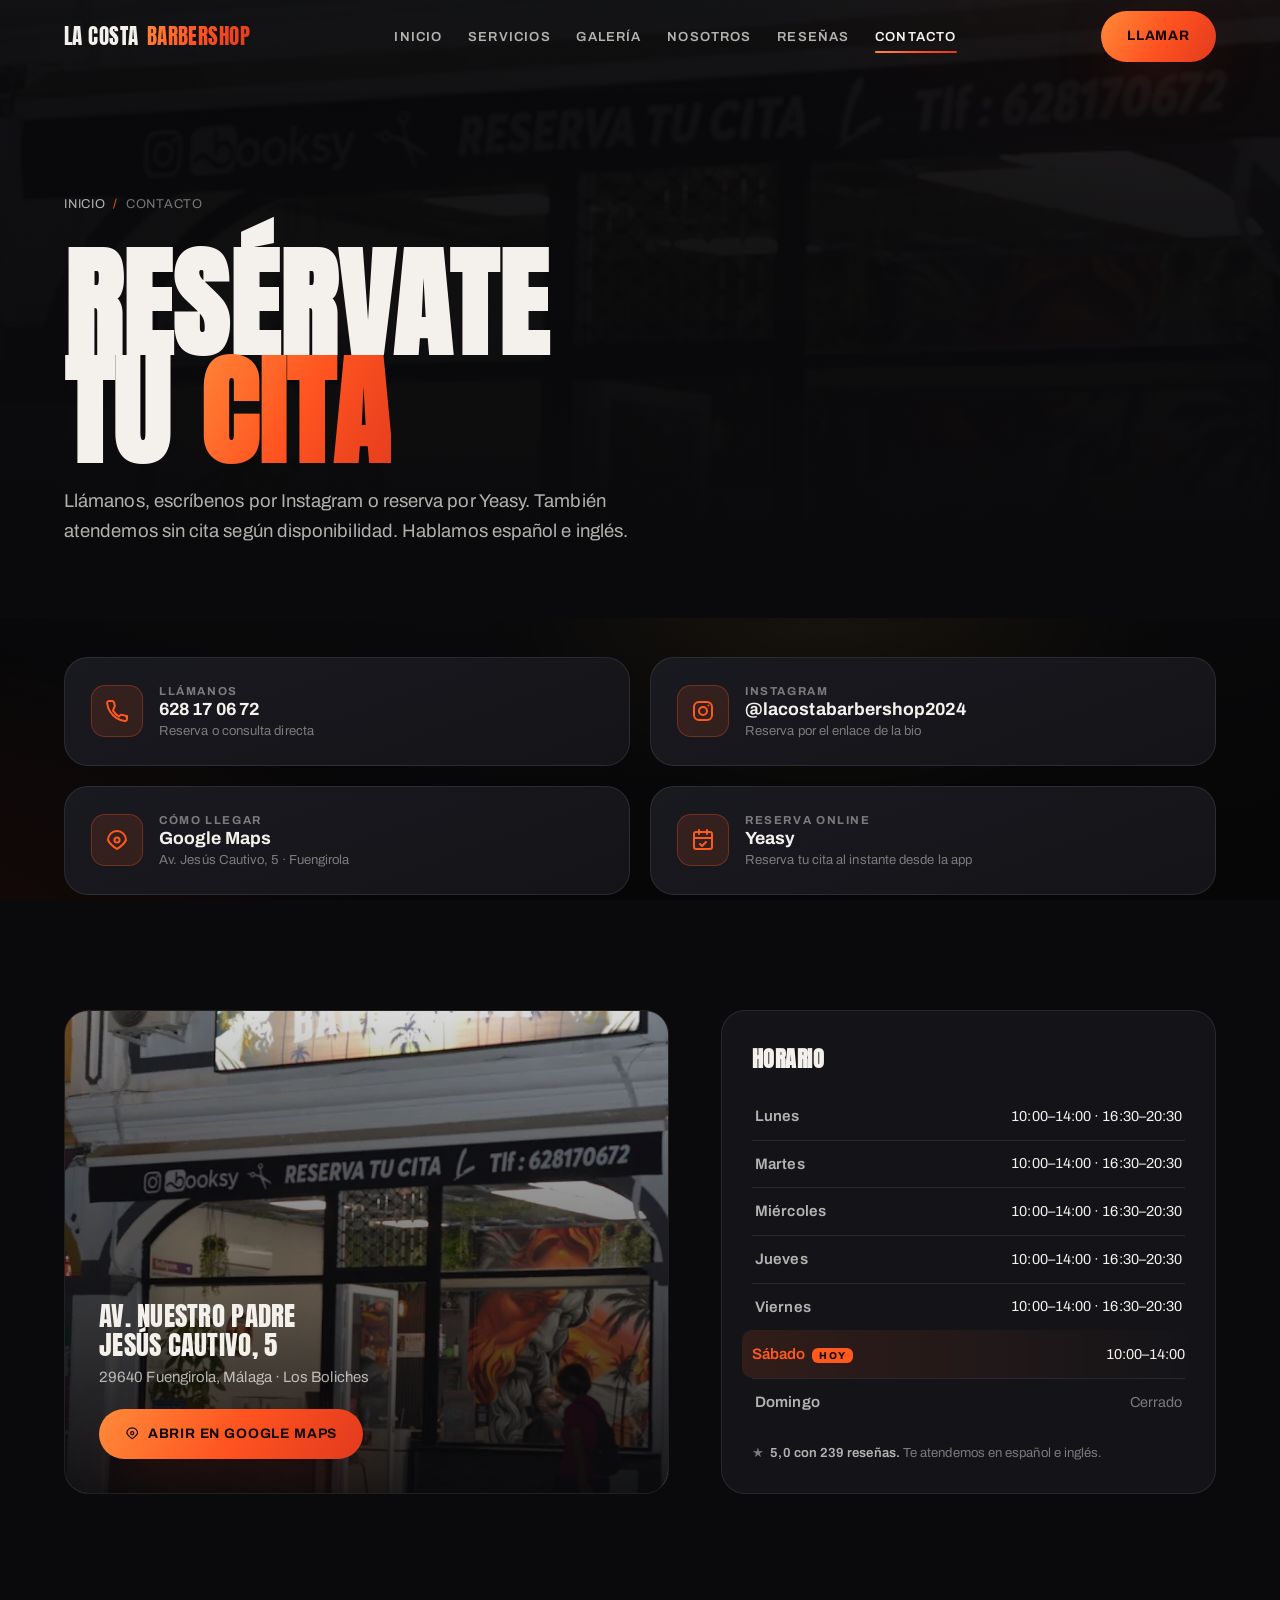
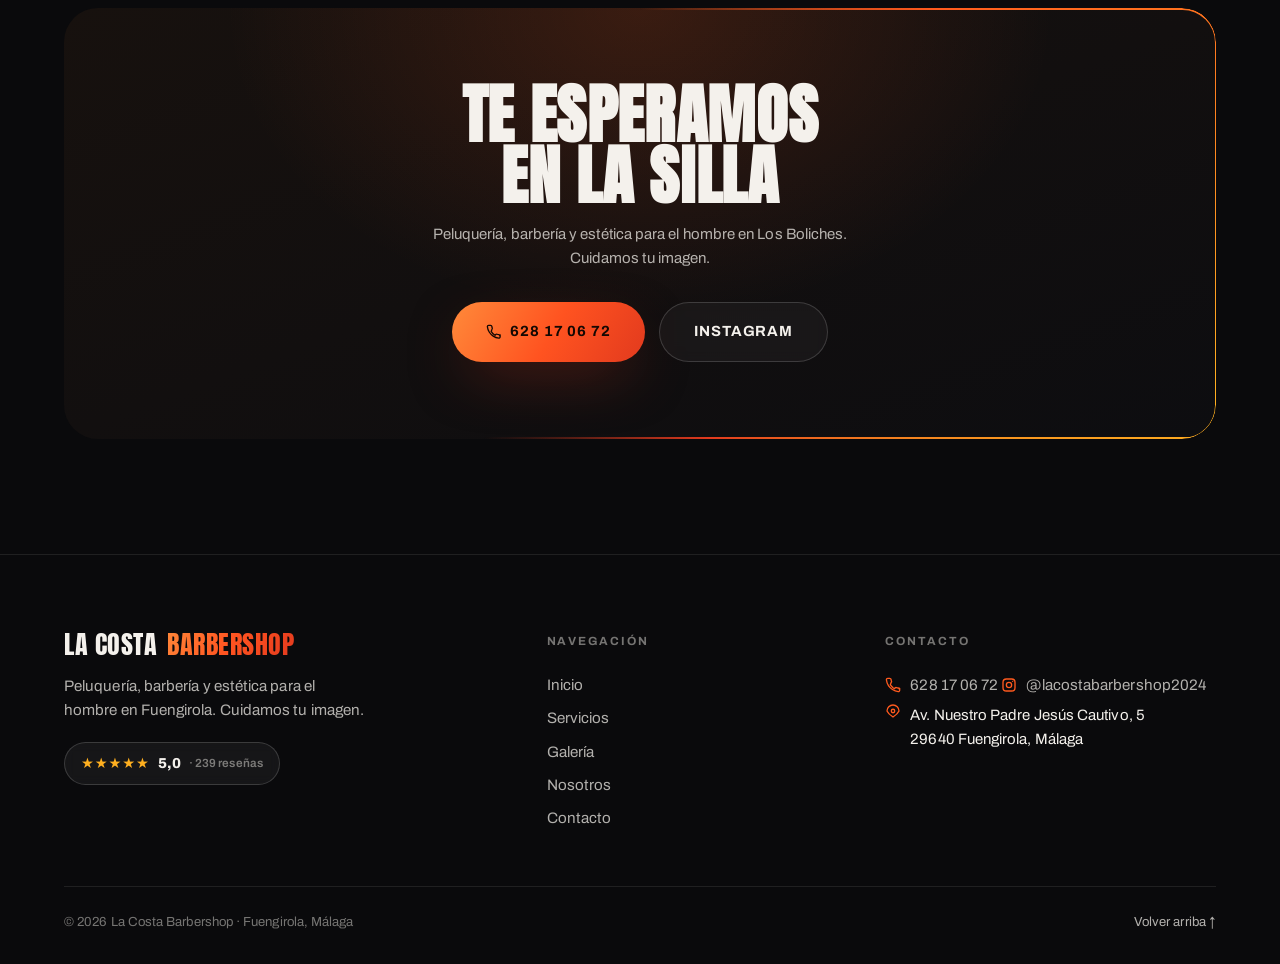
<file: contacto.html>
<!DOCTYPE html>
<html lang="es">
<head>
<meta charset="UTF-8">
<meta name="viewport" content="width=device-width, initial-scale=1">
<title>Contacto y c&oacute;mo llegar &middot; La Costa Barbershop</title>
<meta name="description" content="Reserva en La Costa Barbershop, Fuengirola. Tel&eacute;fono 628 17 06 72, Instagram y Yeasy. Av. Nuestro Padre Jes&uacute;s Cautivo, 5. Horario y c&oacute;mo llegar.">
<meta name="theme-color" content="#0a0a0c">
<link rel="canonical" href="https://www.lacostabarbershop.xyz/contacto.html">
<meta property="og:title" content="Contacto y c&oacute;mo llegar &middot; La Costa Barbershop">
<meta property="og:description" content="Tel&eacute;fono, Instagram, Yeasy y c&oacute;mo llegar. Fuengirola, Los Boliches.">
<meta property="og:image" content="assets/img/og.jpg">
<link rel="icon" href="assets/img/favicon.ico" sizes="any">
<link rel="icon" type="image/png" href="assets/img/favicon-32.png">
<link rel="apple-touch-icon" href="assets/img/apple-touch-icon.png">
<link rel="preload" as="font" type="font/woff2" href="assets/fonts/anton-latin.woff2" crossorigin>
<link rel="preload" as="font" type="font/woff2" href="assets/fonts/archivo-latin.woff2" crossorigin>
<link rel="stylesheet" href="assets/css/main.css">
<script>document.documentElement.classList.add('js');window.__lc_fail=setTimeout(function(){document.documentElement.classList.remove('js')},2600);</script>
</head>
<body>
<div class="atmos" aria-hidden="true"></div>
<div class="grain" aria-hidden="true"></div>

<header class="header header--solid">
  <div class="header__inner">
    <a class="brand" href="index.html"><span class="b-costa">LA&nbsp;COSTA</span><span class="b-shop">&nbsp;BARBERSHOP</span></a>
    <nav class="nav" aria-label="Principal">
      <a href="index.html">Inicio</a>
      <a href="servicios.html">Servicios</a>
      <a href="galeria.html">Galer&iacute;a</a>
      <a href="index.html#nosotros">Nosotros</a>
      <a href="index.html#resenas">Rese&ntilde;as</a>
      <a href="contacto.html" aria-current="page">Contacto</a>
    </nav>
    <div class="header__cta">
      <a class="btn btn--fire" href="tel:+34628170672" data-magnetic="0.4">Llamar</a>
      <button class="nav-toggle" aria-label="Abrir men&uacute;" aria-expanded="false" aria-controls="mobile-menu"><span></span><span></span><span></span></button>
    </div>
  </div>
</header>

<div class="mobile-menu" id="mobile-menu">
  <nav aria-label="M&oacute;vil">
    <a href="index.html"><span class="mi">01</span>Inicio</a>
    <a href="servicios.html"><span class="mi">02</span>Servicios</a>
    <a href="galeria.html"><span class="mi">03</span>Galer&iacute;a</a>
    <a href="index.html#nosotros"><span class="mi">04</span>Nosotros</a>
    <a href="index.html#resenas"><span class="mi">05</span>Rese&ntilde;as</a>
    <a href="contacto.html"><span class="mi">06</span>Contacto</a>
  </nav>
  <div class="mobile-menu__foot">
    <div class="row"><a href="tel:+34628170672">628&nbsp;17&nbsp;06&nbsp;72</a><a href="https://www.instagram.com/lacostabarbershop2024/" target="_blank" rel="noopener">@lacostabarbershop2024</a></div>
    <div class="row"><span>Av. Nuestro Padre Jes&uacute;s Cautivo, 5 &middot; Fuengirola</span></div>
  </div>
</div>

<main>
<section class="page-hero">
  <div class="page-hero__bg"><img src="assets/img/exterior-night.webp" alt="" aria-hidden="true"></div>
  <div class="container">
    <div class="crumb"><a href="index.html">Inicio</a> <span>/</span> Contacto</div>
    <h1>Res&eacute;rvate<br>tu <span class="fire-text">cita</span></h1>
    <p class="lead">Ll&aacute;manos, escr&iacute;benos por Instagram o reserva por Yeasy. Tambi&eacute;n atendemos sin cita seg&uacute;n disponibilidad. Hablamos espa&ntilde;ol e ingl&eacute;s.</p>
  </div>
</section>

<section class="section" style="padding-top:clamp(20px,3vw,44px)">
  <div class="container">
    <div class="channels" data-stagger="70">

      <a class="channel" href="tel:+34628170672" data-reveal="scale">
        <span class="ci"><svg viewBox="0 0 24 24" fill="none" stroke="currentColor" stroke-width="2" stroke-linecap="round" stroke-linejoin="round"><path d="M22 16.9v3a2 2 0 0 1-2.2 2 19.8 19.8 0 0 1-8.6-3.1 19.5 19.5 0 0 1-6-6 19.8 19.8 0 0 1-3.1-8.7A2 2 0 0 1 4.1 2h3a2 2 0 0 1 2 1.7c.1.9.3 1.8.6 2.6a2 2 0 0 1-.5 2.1L8 11.5a16 16 0 0 0 6 6l1.1-1.1a2 2 0 0 1 2.1-.5c.8.3 1.7.5 2.6.6a2 2 0 0 1 1.7 2Z"/></svg></span>
        <span class="cx"><span>Ll&aacute;manos</span><b>628&nbsp;17&nbsp;06&nbsp;72</b><small>Reserva o consulta directa</small></span>
      </a>

      <a class="channel" href="https://www.instagram.com/lacostabarbershop2024/" target="_blank" rel="noopener" data-reveal="scale">
        <span class="ci"><svg viewBox="0 0 24 24" fill="none" stroke="currentColor" stroke-width="2" stroke-linecap="round" stroke-linejoin="round"><rect x="3" y="3" width="18" height="18" rx="5"/><circle cx="12" cy="12" r="4"/><path d="M17.5 6.5h.01"/></svg></span>
        <span class="cx"><span>Instagram</span><b>@lacostabarbershop2024</b><small>Reserva por el enlace de la bio</small></span>
      </a>

      <a class="channel" href="https://www.google.com/maps/search/?api=1&amp;query=La%20Costa%20Barbershop%20Fuengirola&amp;query_place_id=ChIJcRQrdDzjcg0RC7KuM2oD6GQ" target="_blank" rel="noopener" data-reveal="scale">
        <span class="ci"><svg viewBox="0 0 24 24" fill="none" stroke="currentColor" stroke-width="2" stroke-linecap="round" stroke-linejoin="round"><path d="M12 21s-7-4.5-9-9a9 9 0 0 1 18 0c-2 4.5-9 9-9 9Z"/><circle cx="12" cy="12" r="2.6"/></svg></span>
        <span class="cx"><span>C&oacute;mo llegar</span><b>Google Maps</b><small>Av. Jes&uacute;s Cautivo, 5 &middot; Fuengirola</small></span>
      </a>

      <a class="channel" href="https://yeasy.io/commerce/9732f32d-7ad4-47b1-8197-7eed3df50c48" target="_blank" rel="noopener" data-reveal="scale">
        <span class="ci"><svg viewBox="0 0 24 24" fill="none" stroke="currentColor" stroke-width="2" stroke-linecap="round" stroke-linejoin="round"><path d="M8 2v4M16 2v4M3 10h18M5 4h14a2 2 0 0 1 2 2v13a2 2 0 0 1-2 2H5a2 2 0 0 1-2-2V6a2 2 0 0 1 2-2Z"/><path d="M9 16l2 2 4-4"/></svg></span>
        <span class="cx"><span>Reserva online</span><b>Yeasy</b><small>Reserva tu cita al instante desde la app</small></span>
      </a>

    </div>
  </div>
</section>

<section class="section" style="padding-top:0">
  <div class="container">
    <div class="visit">
      <div class="map-card" style="background:none;padding:0" data-reveal="scale">
        <img src="assets/img/exterior-night.webp" alt="Fachada de La Costa Barbershop en Fuengirola" style="position:absolute;inset:0;width:100%;height:100%;object-fit:cover" loading="lazy">
        <div style="position:absolute;inset:0;background:linear-gradient(180deg,rgba(8,8,10,.15),rgba(8,8,10,.9))"></div>
        <div class="map-card__info" style="padding:clamp(22px,3vw,34px)">
          <div class="addr">Av. Nuestro Padre<br>Jes&uacute;s Cautivo, 5</div>
          <div class="sub">29640 Fuengirola, M&aacute;laga &middot; Los Boliches</div>
          <a class="btn btn--fire" href="https://www.google.com/maps/search/?api=1&amp;query=La%20Costa%20Barbershop%20Fuengirola&amp;query_place_id=ChIJcRQrdDzjcg0RC7KuM2oD6GQ" target="_blank" rel="noopener" data-magnetic="0.35">
            <svg viewBox="0 0 24 24" fill="none" stroke="currentColor" stroke-width="2" stroke-linecap="round" stroke-linejoin="round"><path d="M12 21s-7-4.5-9-9a9 9 0 0 1 18 0c-2 4.5-9 9-9 9Z"/><circle cx="12" cy="12" r="2.6"/></svg>
            Abrir en Google Maps
          </a>
        </div>
      </div>
      <div class="hours" data-reveal="right">
        <h3>Horario</h3>
        <ul data-hours>
          <li data-day="1"><span class="d">Lunes</span><span class="t">10:00&ndash;14:00 &middot; 16:30&ndash;20:30</span></li>
          <li data-day="2"><span class="d">Martes</span><span class="t">10:00&ndash;14:00 &middot; 16:30&ndash;20:30</span></li>
          <li data-day="3"><span class="d">Mi&eacute;rcoles</span><span class="t">10:00&ndash;14:00 &middot; 16:30&ndash;20:30</span></li>
          <li data-day="4"><span class="d">Jueves</span><span class="t">10:00&ndash;14:00 &middot; 16:30&ndash;20:30</span></li>
          <li data-day="5"><span class="d">Viernes</span><span class="t">10:00&ndash;14:00 &middot; 16:30&ndash;20:30</span></li>
          <li data-day="6"><span class="d">S&aacute;bado</span><span class="t">10:00&ndash;14:00</span></li>
          <li data-day="0"><span class="d">Domingo</span><span class="t closed">Cerrado</span></li>
        </ul>
        <div class="hours__note"><span>&#9733;</span><span><b>5,0 con 239 rese&ntilde;as.</b> Te atendemos en espa&ntilde;ol e ingl&eacute;s.</span></div>
      </div>
    </div>
  </div>
</section>

<section class="section" style="padding-top:0">
  <div class="container">
    <div class="cta-band" data-reveal="scale">
      <h2>Te esperamos<br>en la silla</h2>
      <p>Peluquer&iacute;a, barber&iacute;a y estética para el hombre en Los Boliches. Cuidamos tu imagen.</p>
      <div class="actions">
        <a class="btn btn--fire btn--lg" href="tel:+34628170672" data-magnetic="0.4">
          <svg viewBox="0 0 24 24" fill="none" stroke="currentColor" stroke-width="2" stroke-linecap="round" stroke-linejoin="round"><path d="M22 16.9v3a2 2 0 0 1-2.2 2 19.8 19.8 0 0 1-8.6-3.1 19.5 19.5 0 0 1-6-6 19.8 19.8 0 0 1-3.1-8.7A2 2 0 0 1 4.1 2h3a2 2 0 0 1 2 1.7c.1.9.3 1.8.6 2.6a2 2 0 0 1-.5 2.1L8 11.5a16 16 0 0 0 6 6l1.1-1.1a2 2 0 0 1 2.1-.5c.8.3 1.7.5 2.6.6a2 2 0 0 1 1.7 2Z"/></svg>
          628&nbsp;17&nbsp;06&nbsp;72
        </a>
        <a class="btn btn--ghost btn--lg" href="https://www.instagram.com/lacostabarbershop2024/" target="_blank" rel="noopener" data-magnetic="0.3">Instagram</a>
      </div>
    </div>
  </div>
</section>
</main>

<footer class="footer">
  <div class="container">
    <div class="footer__grid">
      <div class="footer__about">
        <a class="brand" href="index.html"><span class="b-costa">LA&nbsp;COSTA</span><span class="b-shop">&nbsp;BARBERSHOP</span></a>
        <p>Peluquer&iacute;a, barber&iacute;a y estética para el hombre en Fuengirola. Cuidamos tu imagen.</p>
        <div style="margin-top:1.2rem"><span class="pill-rating"><span class="stars">&#9733;&#9733;&#9733;&#9733;&#9733;</span> <b>5,0</b> <span class="src">&middot;&nbsp;239 rese&ntilde;as</span></span></div>
      </div>
      <div class="footer__col">
        <h4>Navegaci&oacute;n</h4>
        <a href="index.html">Inicio</a><a href="servicios.html">Servicios</a><a href="galeria.html">Galer&iacute;a</a><a href="index.html#nosotros">Nosotros</a><a href="contacto.html">Contacto</a>
      </div>
      <div class="footer__col">
        <h4>Contacto</h4>
        <a class="ln" href="tel:+34628170672"><svg viewBox="0 0 24 24" fill="none" stroke="currentColor" stroke-width="2" stroke-linecap="round" stroke-linejoin="round"><path d="M22 16.9v3a2 2 0 0 1-2.2 2 19.8 19.8 0 0 1-8.6-3.1 19.5 19.5 0 0 1-6-6 19.8 19.8 0 0 1-3.1-8.7A2 2 0 0 1 4.1 2h3a2 2 0 0 1 2 1.7c.1.9.3 1.8.6 2.6a2 2 0 0 1-.5 2.1L8 11.5a16 16 0 0 0 6 6l1.1-1.1a2 2 0 0 1 2.1-.5c.8.3 1.7.5 2.6.6a2 2 0 0 1 1.7 2Z"/></svg>628&nbsp;17&nbsp;06&nbsp;72</a>
        <a class="ln" href="https://www.instagram.com/lacostabarbershop2024/" target="_blank" rel="noopener"><svg viewBox="0 0 24 24" fill="none" stroke="currentColor" stroke-width="2" stroke-linecap="round" stroke-linejoin="round"><rect x="3" y="3" width="18" height="18" rx="5"/><circle cx="12" cy="12" r="4"/><path d="M17.5 6.5h.01"/></svg>@lacostabarbershop2024</a>
        <span class="ln" style="align-items:flex-start"><svg viewBox="0 0 24 24" fill="none" stroke="currentColor" stroke-width="2" stroke-linecap="round" stroke-linejoin="round"><path d="M12 21s-7-4.5-9-9a9 9 0 0 1 18 0c-2 4.5-9 9-9 9Z"/><circle cx="12" cy="12" r="2.6"/></svg>Av. Nuestro Padre Jes&uacute;s Cautivo, 5<br>29640 Fuengirola, M&aacute;laga</span>
      </div>
    </div>
    <div class="footer__bottom">
      <span>&copy; <span data-year>2025</span> La Costa Barbershop &middot; Fuengirola, M&aacute;laga</span>
      <a href="#" aria-label="Volver arriba">Volver arriba &uarr;</a>
    </div>
  </div>
</footer>

<script src="assets/js/main.js" defer></script>
</body>
</html>
</file>
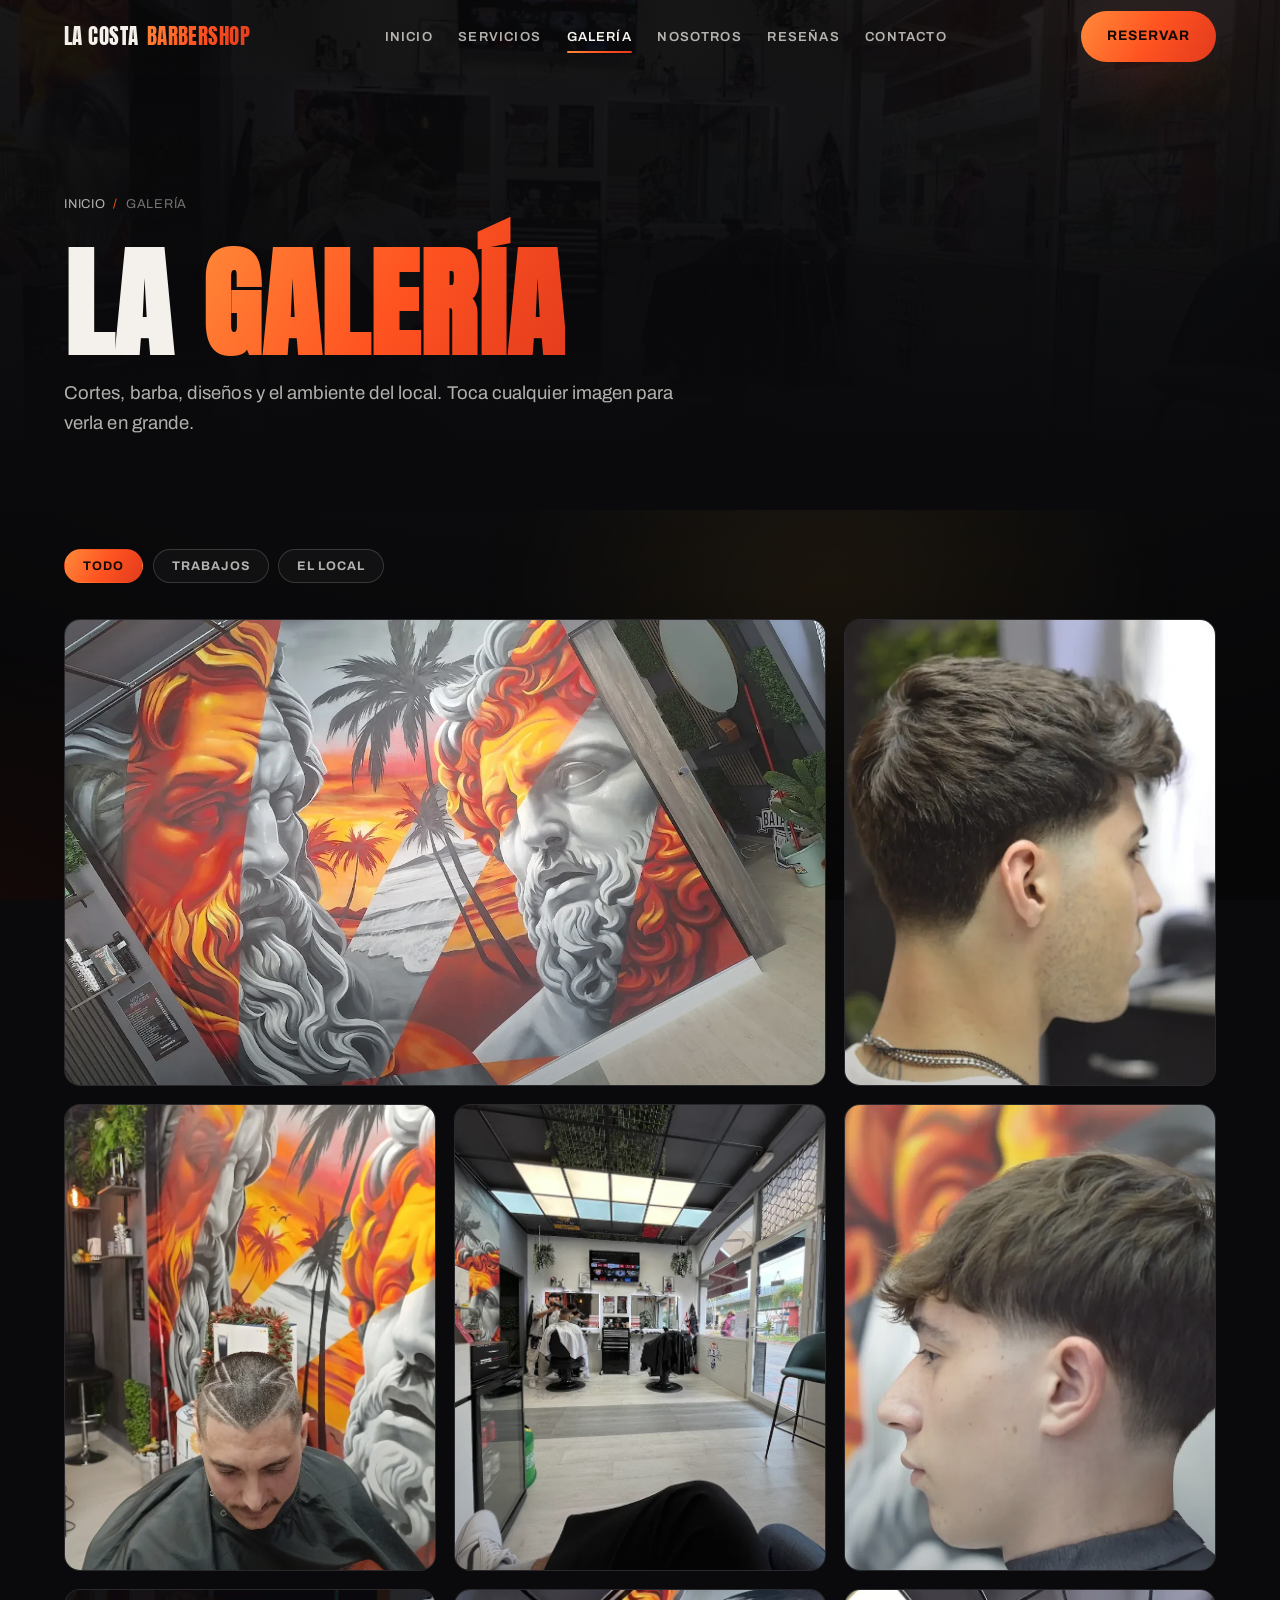
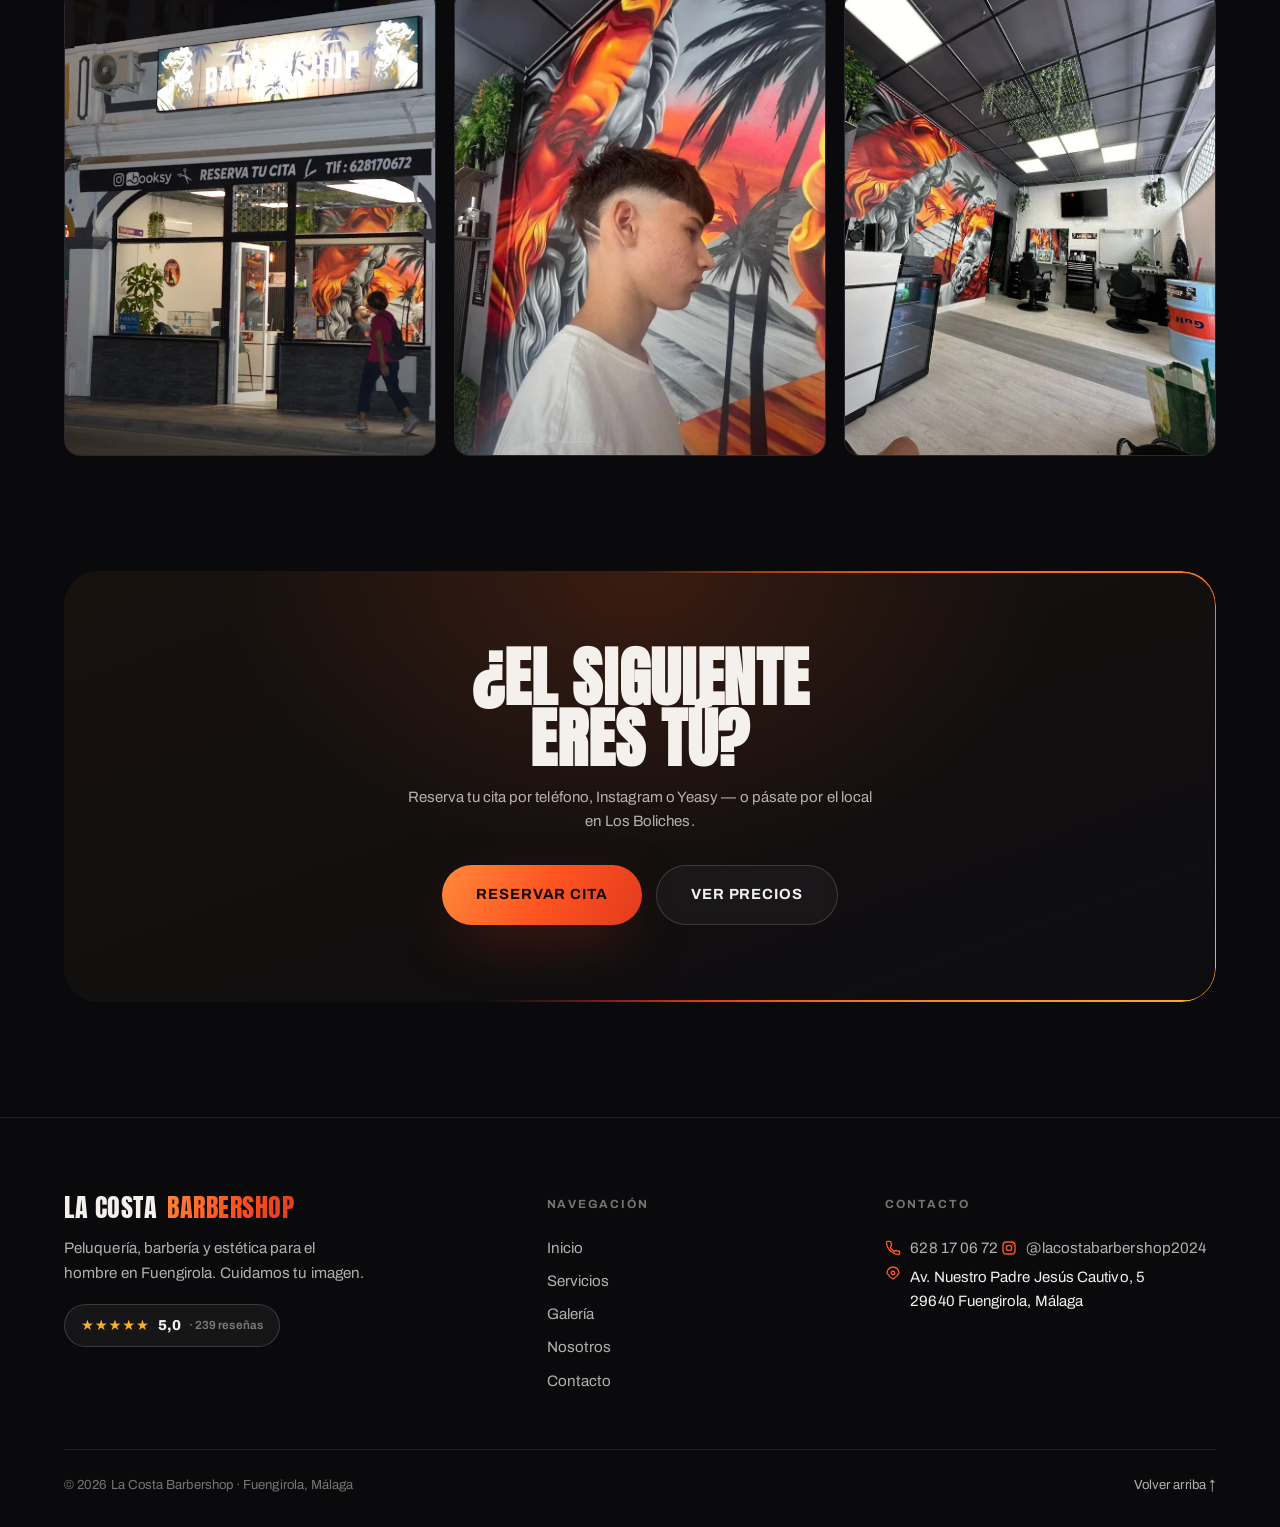
<file: galeria.html>
<!DOCTYPE html>
<html lang="es">
<head>
<meta charset="UTF-8">
<meta name="viewport" content="width=device-width, initial-scale=1">
<title>Galer&iacute;a &middot; La Costa Barbershop</title>
<meta name="description" content="Trabajos y ambiente de La Costa Barbershop en Fuengirola: degradados, dise&ntilde;os, barba y el mural del local.">
<meta name="theme-color" content="#0a0a0c">
<link rel="canonical" href="https://www.lacostabarbershop.xyz/galeria.html">
<meta property="og:title" content="Galer&iacute;a &middot; La Costa Barbershop">
<meta property="og:description" content="Cortes, barba y el mural de La Costa Barbershop en Fuengirola.">
<meta property="og:image" content="assets/img/og.jpg">
<link rel="icon" href="assets/img/favicon.ico" sizes="any">
<link rel="icon" type="image/png" href="assets/img/favicon-32.png">
<link rel="apple-touch-icon" href="assets/img/apple-touch-icon.png">
<link rel="preload" as="font" type="font/woff2" href="assets/fonts/anton-latin.woff2" crossorigin>
<link rel="preload" as="font" type="font/woff2" href="assets/fonts/archivo-latin.woff2" crossorigin>
<link rel="stylesheet" href="assets/css/main.css">
<script>document.documentElement.classList.add('js');window.__lc_fail=setTimeout(function(){document.documentElement.classList.remove('js')},2600);</script>
</head>
<body>
<div class="atmos" aria-hidden="true"></div>
<div class="grain" aria-hidden="true"></div>

<header class="header header--solid">
  <div class="header__inner">
    <a class="brand" href="index.html"><span class="b-costa">LA&nbsp;COSTA</span><span class="b-shop">&nbsp;BARBERSHOP</span></a>
    <nav class="nav" aria-label="Principal">
      <a href="index.html">Inicio</a>
      <a href="servicios.html">Servicios</a>
      <a href="galeria.html" aria-current="page">Galer&iacute;a</a>
      <a href="index.html#nosotros">Nosotros</a>
      <a href="index.html#resenas">Rese&ntilde;as</a>
      <a href="contacto.html">Contacto</a>
    </nav>
    <div class="header__cta">
      <a class="btn btn--fire" href="https://yeasy.io/commerce/9732f32d-7ad4-47b1-8197-7eed3df50c48" target="_blank" rel="noopener" data-magnetic="0.4">Reservar</a>
      <button class="nav-toggle" aria-label="Abrir men&uacute;" aria-expanded="false" aria-controls="mobile-menu"><span></span><span></span><span></span></button>
    </div>
  </div>
</header>

<div class="mobile-menu" id="mobile-menu">
  <nav aria-label="M&oacute;vil">
    <a href="index.html"><span class="mi">01</span>Inicio</a>
    <a href="servicios.html"><span class="mi">02</span>Servicios</a>
    <a href="galeria.html"><span class="mi">03</span>Galer&iacute;a</a>
    <a href="index.html#nosotros"><span class="mi">04</span>Nosotros</a>
    <a href="index.html#resenas"><span class="mi">05</span>Rese&ntilde;as</a>
    <a href="contacto.html"><span class="mi">06</span>Contacto</a>
  </nav>
  <div class="mobile-menu__foot">
    <div class="row"><a href="tel:+34628170672">628&nbsp;17&nbsp;06&nbsp;72</a><a href="https://www.instagram.com/lacostabarbershop2024/" target="_blank" rel="noopener">@lacostabarbershop2024</a></div>
    <div class="row"><span>Av. Nuestro Padre Jes&uacute;s Cautivo, 5 &middot; Fuengirola</span></div>
  </div>
</div>

<main>
<section class="page-hero">
  <div class="page-hero__bg"><img src="assets/img/interior-mural.webp" alt="" aria-hidden="true"></div>
  <div class="container">
    <div class="crumb"><a href="index.html">Inicio</a> <span>/</span> Galer&iacute;a</div>
    <h1>La <span class="fire-text">galer&iacute;a</span></h1>
    <p class="lead">Cortes, barba, dise&ntilde;os y el ambiente del local. Toca cualquier imagen para verla en grande.</p>
  </div>
</section>

<section class="section" style="padding-top:clamp(20px,3vw,40px)">
  <div class="container">
    <div class="filters" data-filters>
      <button class="filter-chip active" data-filter="all">Todo</button>
      <button class="filter-chip" data-filter="trabajos">Trabajos</button>
      <button class="filter-chip" data-filter="local">El local</button>
    </div>

    <div class="gallery">
      <figure class="g g--wide" data-cat="local" data-lb="assets/img/mural.webp" data-reveal="scale">
        <img src="assets/img/mural.webp" alt="Mural de dioses griegos, palmeras y atardecer">
        <span class="zoom"><svg viewBox="0 0 24 24" fill="none" stroke="currentColor" stroke-width="2" stroke-linecap="round" stroke-linejoin="round"><path d="M15 3h6v6M9 21H3v-6M21 3l-7 7M3 21l7-7"/></svg></span>
      </figure>
      <figure class="g" data-cat="trabajos" data-lb="assets/img/trabajo-1.webp" data-reveal="scale">
        <img src="assets/img/trabajo-1.webp" alt="Degradado limpio en la nuca">
        <span class="zoom"><svg viewBox="0 0 24 24" fill="none" stroke="currentColor" stroke-width="2" stroke-linecap="round" stroke-linejoin="round"><path d="M15 3h6v6M9 21H3v-6M21 3l-7 7M3 21l7-7"/></svg></span>
      </figure>
      <figure class="g" data-cat="trabajos" data-lb="assets/img/trabajo-3.webp" data-reveal="scale">
        <img src="assets/img/trabajo-3.webp" alt="Corte con textura y flequillo">
        <span class="zoom"><svg viewBox="0 0 24 24" fill="none" stroke="currentColor" stroke-width="2" stroke-linecap="round" stroke-linejoin="round"><path d="M15 3h6v6M9 21H3v-6M21 3l-7 7M3 21l7-7"/></svg></span>
      </figure>
      <figure class="g" data-cat="local" data-lb="assets/img/interior-mural.webp" data-reveal="scale">
        <img src="assets/img/interior-mural.webp" alt="Interior con dos sillones y el mural">
        <span class="zoom"><svg viewBox="0 0 24 24" fill="none" stroke="currentColor" stroke-width="2" stroke-linecap="round" stroke-linejoin="round"><path d="M15 3h6v6M9 21H3v-6M21 3l-7 7M3 21l7-7"/></svg></span>
      </figure>
      <figure class="g" data-cat="trabajos" data-lb="assets/img/trabajo-2.webp" data-reveal="scale">
        <img src="assets/img/trabajo-2.webp" alt="Dise&ntilde;o de l&iacute;neas en el corte">
        <span class="zoom"><svg viewBox="0 0 24 24" fill="none" stroke="currentColor" stroke-width="2" stroke-linecap="round" stroke-linejoin="round"><path d="M15 3h6v6M9 21H3v-6M21 3l-7 7M3 21l7-7"/></svg></span>
      </figure>
      <figure class="g" data-cat="local" data-lb="assets/img/exterior-night.webp" data-reveal="scale">
        <img src="assets/img/exterior-night.webp" alt="Fachada de La Costa Barbershop de noche">
        <span class="zoom"><svg viewBox="0 0 24 24" fill="none" stroke="currentColor" stroke-width="2" stroke-linecap="round" stroke-linejoin="round"><path d="M15 3h6v6M9 21H3v-6M21 3l-7 7M3 21l7-7"/></svg></span>
      </figure>
      <figure class="g" data-cat="trabajos" data-lb="assets/img/trabajo-4.webp" data-reveal="scale">
        <img src="assets/img/trabajo-4.webp" alt="Corte de caballero con el mural de fondo">
        <span class="zoom"><svg viewBox="0 0 24 24" fill="none" stroke="currentColor" stroke-width="2" stroke-linecap="round" stroke-linejoin="round"><path d="M15 3h6v6M9 21H3v-6M21 3l-7 7M3 21l7-7"/></svg></span>
      </figure>
      <figure class="g" data-cat="local" data-lb="assets/img/interior-street.webp" data-reveal="scale">
        <img src="assets/img/interior-street.webp" alt="Barbero trabajando en el local">
        <span class="zoom"><svg viewBox="0 0 24 24" fill="none" stroke="currentColor" stroke-width="2" stroke-linecap="round" stroke-linejoin="round"><path d="M15 3h6v6M9 21H3v-6M21 3l-7 7M3 21l7-7"/></svg></span>
      </figure>
    </div>
  </div>
</section>

<section class="section" style="padding-top:0">
  <div class="container">
    <div class="cta-band" data-reveal="scale">
      <h2>&iquest;El siguiente<br>eres t&uacute;?</h2>
      <p>Reserva tu cita por tel&eacute;fono, Instagram o Yeasy &mdash; o p&aacute;sate por el local en Los Boliches.</p>
      <div class="actions">
        <a class="btn btn--fire btn--lg" href="https://yeasy.io/commerce/9732f32d-7ad4-47b1-8197-7eed3df50c48" target="_blank" rel="noopener" data-magnetic="0.4">Reservar cita</a>
        <a class="btn btn--ghost btn--lg" href="servicios.html" data-magnetic="0.3">Ver precios</a>
      </div>
    </div>
  </div>
</section>
</main>

<footer class="footer">
  <div class="container">
    <div class="footer__grid">
      <div class="footer__about">
        <a class="brand" href="index.html"><span class="b-costa">LA&nbsp;COSTA</span><span class="b-shop">&nbsp;BARBERSHOP</span></a>
        <p>Peluquer&iacute;a, barber&iacute;a y estética para el hombre en Fuengirola. Cuidamos tu imagen.</p>
        <div style="margin-top:1.2rem"><span class="pill-rating"><span class="stars">&#9733;&#9733;&#9733;&#9733;&#9733;</span> <b>5,0</b> <span class="src">&middot;&nbsp;239 rese&ntilde;as</span></span></div>
      </div>
      <div class="footer__col">
        <h4>Navegaci&oacute;n</h4>
        <a href="index.html">Inicio</a><a href="servicios.html">Servicios</a><a href="galeria.html">Galer&iacute;a</a><a href="index.html#nosotros">Nosotros</a><a href="contacto.html">Contacto</a>
      </div>
      <div class="footer__col">
        <h4>Contacto</h4>
        <a class="ln" href="tel:+34628170672"><svg viewBox="0 0 24 24" fill="none" stroke="currentColor" stroke-width="2" stroke-linecap="round" stroke-linejoin="round"><path d="M22 16.9v3a2 2 0 0 1-2.2 2 19.8 19.8 0 0 1-8.6-3.1 19.5 19.5 0 0 1-6-6 19.8 19.8 0 0 1-3.1-8.7A2 2 0 0 1 4.1 2h3a2 2 0 0 1 2 1.7c.1.9.3 1.8.6 2.6a2 2 0 0 1-.5 2.1L8 11.5a16 16 0 0 0 6 6l1.1-1.1a2 2 0 0 1 2.1-.5c.8.3 1.7.5 2.6.6a2 2 0 0 1 1.7 2Z"/></svg>628&nbsp;17&nbsp;06&nbsp;72</a>
        <a class="ln" href="https://www.instagram.com/lacostabarbershop2024/" target="_blank" rel="noopener"><svg viewBox="0 0 24 24" fill="none" stroke="currentColor" stroke-width="2" stroke-linecap="round" stroke-linejoin="round"><rect x="3" y="3" width="18" height="18" rx="5"/><circle cx="12" cy="12" r="4"/><path d="M17.5 6.5h.01"/></svg>@lacostabarbershop2024</a>
        <span class="ln" style="align-items:flex-start"><svg viewBox="0 0 24 24" fill="none" stroke="currentColor" stroke-width="2" stroke-linecap="round" stroke-linejoin="round"><path d="M12 21s-7-4.5-9-9a9 9 0 0 1 18 0c-2 4.5-9 9-9 9Z"/><circle cx="12" cy="12" r="2.6"/></svg>Av. Nuestro Padre Jes&uacute;s Cautivo, 5<br>29640 Fuengirola, M&aacute;laga</span>
      </div>
    </div>
    <div class="footer__bottom">
      <span>&copy; <span data-year>2025</span> La Costa Barbershop &middot; Fuengirola, M&aacute;laga</span>
      <a href="#" aria-label="Volver arriba">Volver arriba &uarr;</a>
    </div>
  </div>
</footer>

<script src="assets/js/main.js" defer></script>
</body>
</html>
</file>
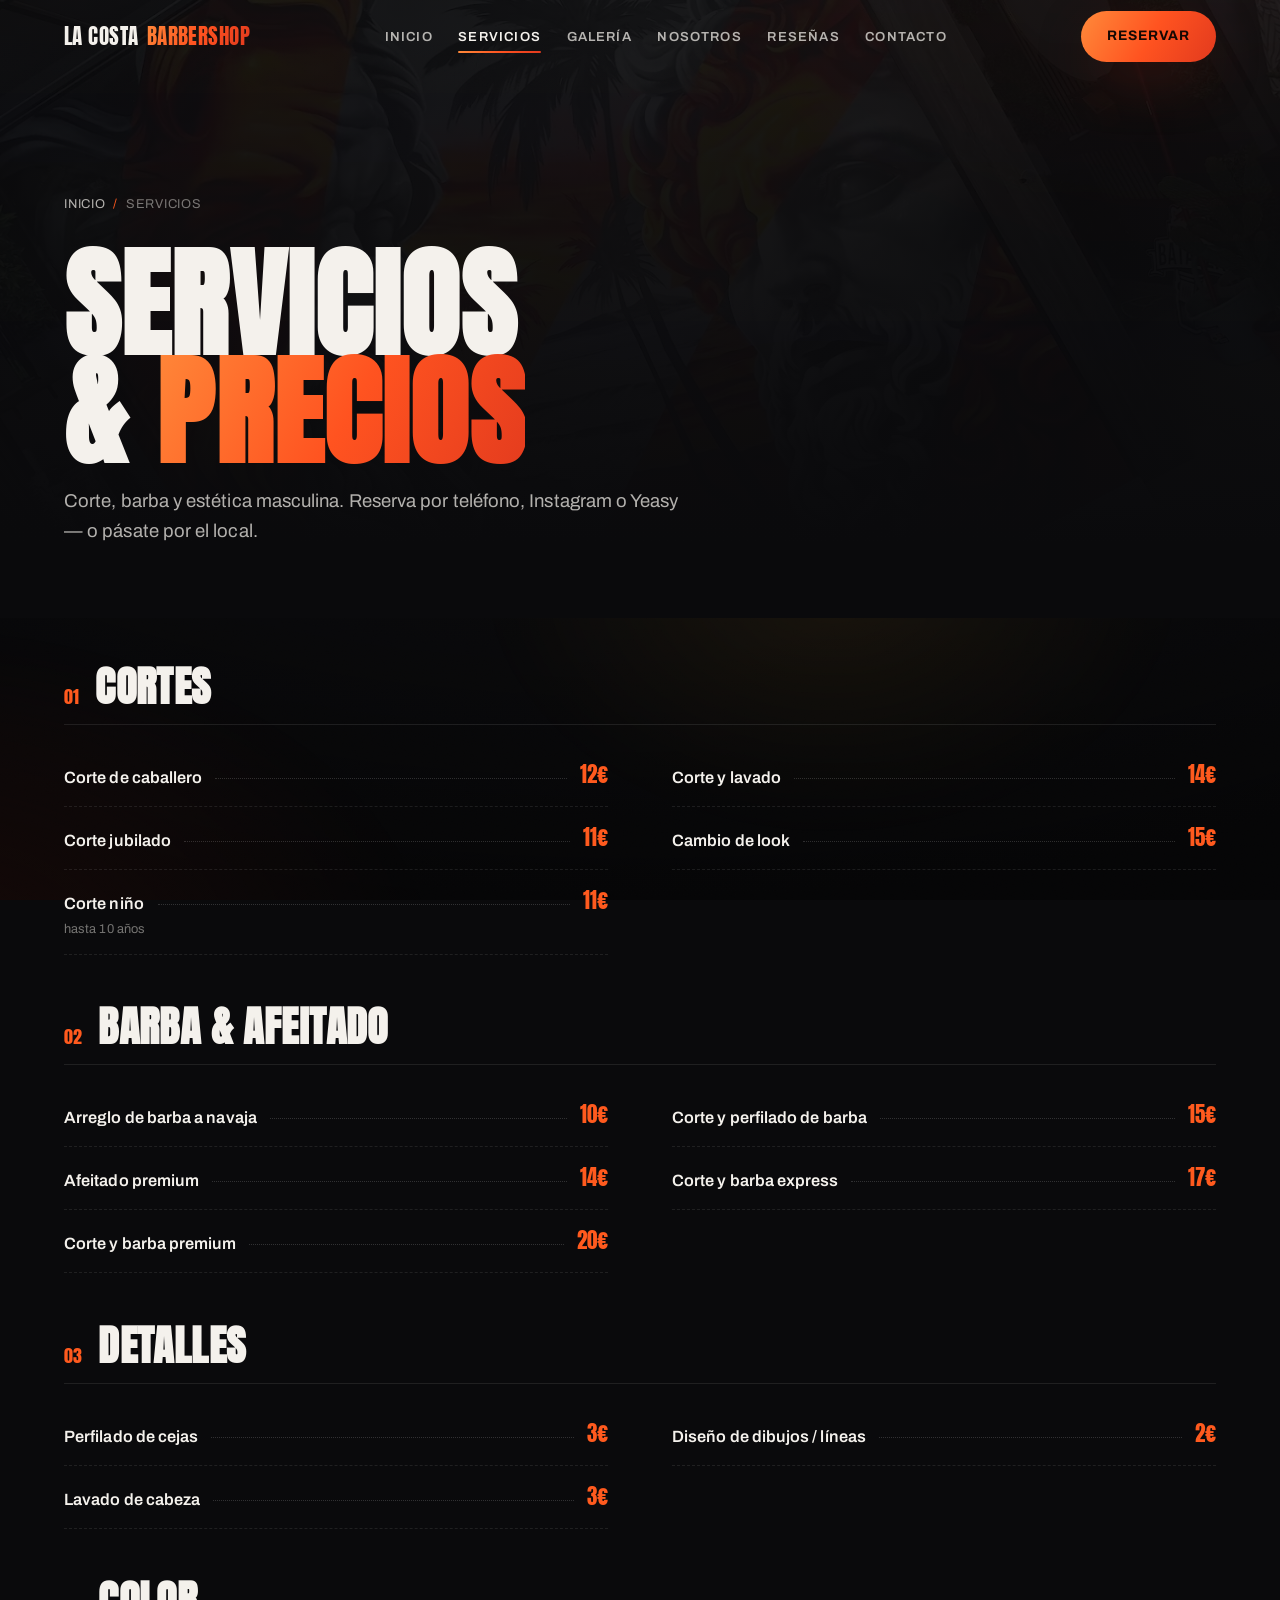
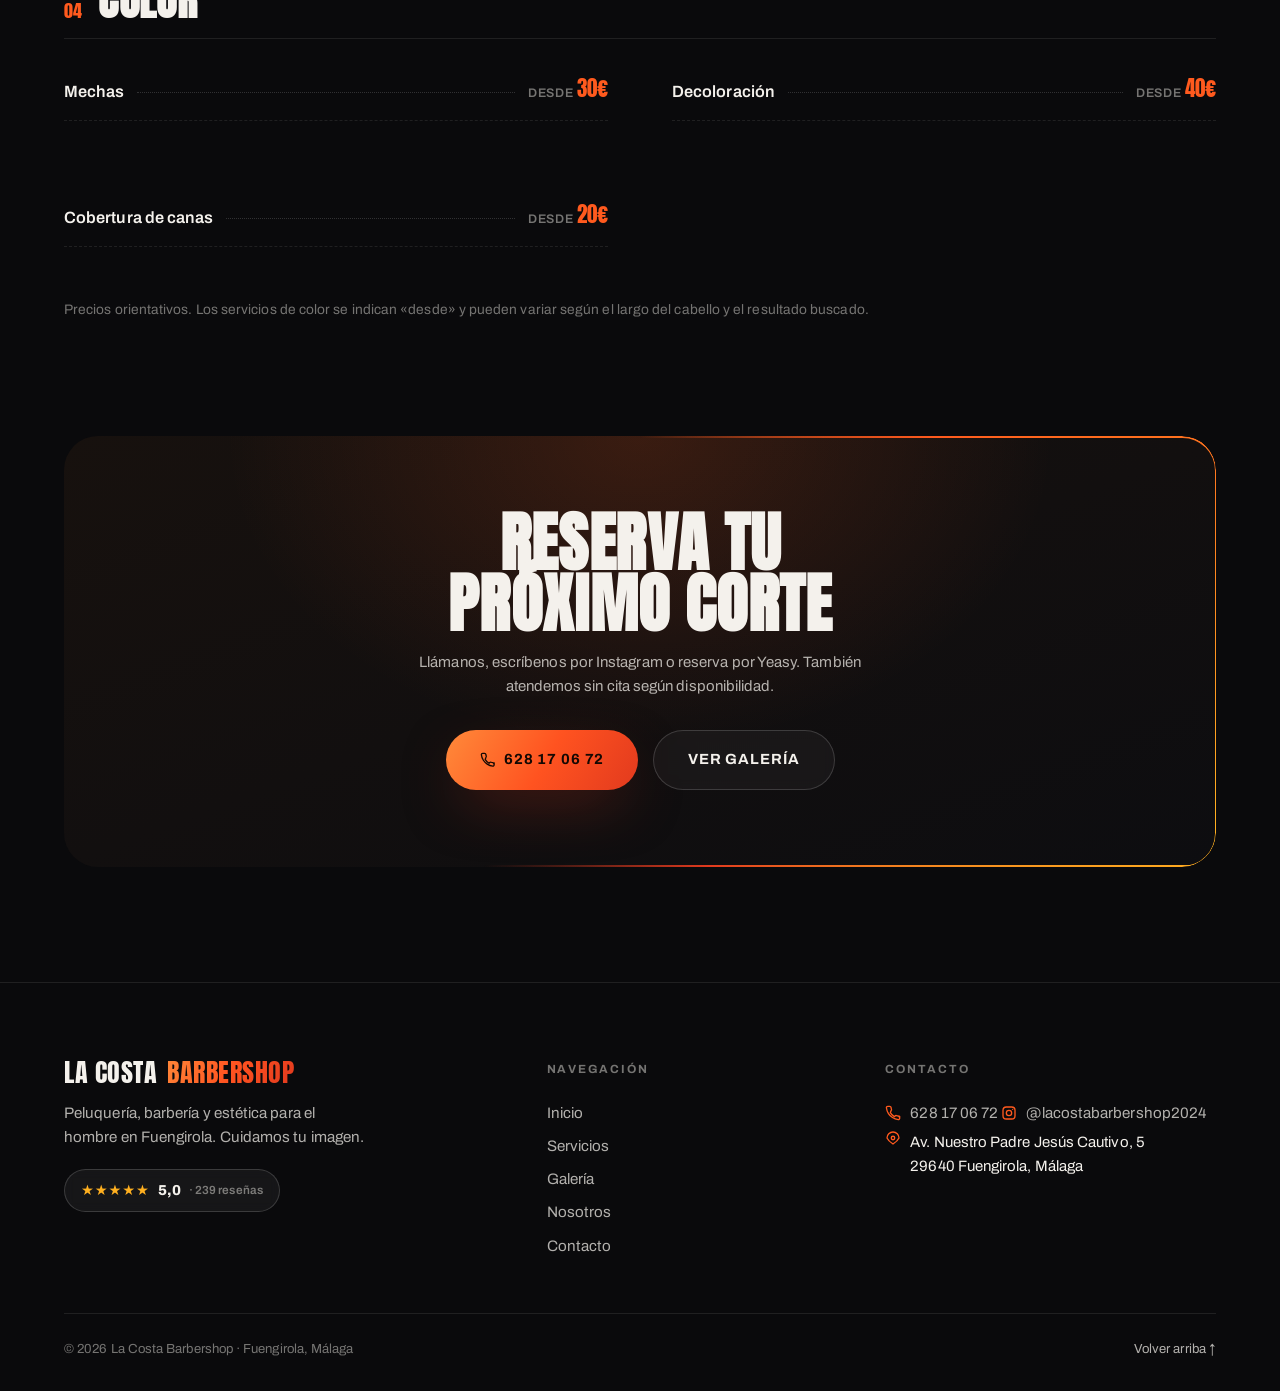
<file: servicios.html>
<!DOCTYPE html>
<html lang="es">
<head>
<meta charset="UTF-8">
<meta name="viewport" content="width=device-width, initial-scale=1">
<title>Servicios y precios &middot; La Costa Barbershop</title>
<meta name="description" content="Carta completa de La Costa Barbershop en Fuengirola: cortes, barba a navaja, afeitado, color, cejas y dise&ntilde;os. Precios desde 2&euro;.">
<meta name="theme-color" content="#0a0a0c">
<link rel="canonical" href="https://www.lacostabarbershop.xyz/servicios.html">
<meta property="og:title" content="Servicios y precios &middot; La Costa Barbershop">
<meta property="og:description" content="Cortes, barba a navaja, afeitado, color y m&aacute;s en Fuengirola.">
<meta property="og:image" content="assets/img/og.jpg">
<link rel="icon" href="assets/img/favicon.ico" sizes="any">
<link rel="icon" type="image/png" href="assets/img/favicon-32.png">
<link rel="apple-touch-icon" href="assets/img/apple-touch-icon.png">
<link rel="preload" as="font" type="font/woff2" href="assets/fonts/anton-latin.woff2" crossorigin>
<link rel="preload" as="font" type="font/woff2" href="assets/fonts/archivo-latin.woff2" crossorigin>
<link rel="stylesheet" href="assets/css/main.css">
<script>document.documentElement.classList.add('js');window.__lc_fail=setTimeout(function(){document.documentElement.classList.remove('js')},2600);</script>
</head>
<body>
<div class="atmos" aria-hidden="true"></div>
<div class="grain" aria-hidden="true"></div>

<header class="header header--solid">
  <div class="header__inner">
    <a class="brand" href="index.html"><span class="b-costa">LA&nbsp;COSTA</span><span class="b-shop">&nbsp;BARBERSHOP</span></a>
    <nav class="nav" aria-label="Principal">
      <a href="index.html">Inicio</a>
      <a href="servicios.html" aria-current="page">Servicios</a>
      <a href="galeria.html">Galer&iacute;a</a>
      <a href="index.html#nosotros">Nosotros</a>
      <a href="index.html#resenas">Rese&ntilde;as</a>
      <a href="contacto.html">Contacto</a>
    </nav>
    <div class="header__cta">
      <a class="btn btn--fire" href="https://yeasy.io/commerce/9732f32d-7ad4-47b1-8197-7eed3df50c48" target="_blank" rel="noopener" data-magnetic="0.4">Reservar</a>
      <button class="nav-toggle" aria-label="Abrir men&uacute;" aria-expanded="false" aria-controls="mobile-menu"><span></span><span></span><span></span></button>
    </div>
  </div>
</header>

<div class="mobile-menu" id="mobile-menu">
  <nav aria-label="M&oacute;vil">
    <a href="index.html"><span class="mi">01</span>Inicio</a>
    <a href="servicios.html"><span class="mi">02</span>Servicios</a>
    <a href="galeria.html"><span class="mi">03</span>Galer&iacute;a</a>
    <a href="index.html#nosotros"><span class="mi">04</span>Nosotros</a>
    <a href="index.html#resenas"><span class="mi">05</span>Rese&ntilde;as</a>
    <a href="contacto.html"><span class="mi">06</span>Contacto</a>
  </nav>
  <div class="mobile-menu__foot">
    <div class="row"><a href="tel:+34628170672">628&nbsp;17&nbsp;06&nbsp;72</a><a href="https://www.instagram.com/lacostabarbershop2024/" target="_blank" rel="noopener">@lacostabarbershop2024</a></div>
    <div class="row"><span>Av. Nuestro Padre Jes&uacute;s Cautivo, 5 &middot; Fuengirola</span></div>
  </div>
</div>

<main>
<section class="page-hero">
  <div class="page-hero__bg"><img src="assets/img/mural.webp" alt="" aria-hidden="true"></div>
  <div class="container">
    <div class="crumb"><a href="index.html">Inicio</a> <span>/</span> Servicios</div>
    <h1>Servicios<br>&amp; <span class="fire-text">precios</span></h1>
    <p class="lead">Corte, barba y estética masculina. Reserva por tel&eacute;fono, Instagram o Yeasy &mdash; o p&aacute;sate por el local.</p>
  </div>
</section>

<section class="section" style="padding-top:clamp(24px,4vw,48px)">
  <div class="container">

    <div class="menu-group">
      <div class="menu-group__head"><span class="gi">01</span><h2>Cortes</h2></div>
      <div class="price-list" data-stagger="45">
        <div class="price-item" data-reveal="fade"><span class="pn">Corte de caballero</span><span class="dots"></span><span class="pp">12&euro;</span></div>
        <div class="price-item" data-reveal="fade"><span class="pn">Corte y lavado</span><span class="dots"></span><span class="pp">14&euro;</span></div>
        <div class="price-item" data-reveal="fade"><span class="pn">Corte jubilado</span><span class="dots"></span><span class="pp">11&euro;</span></div>
        <div class="price-item" data-reveal="fade"><span class="pn">Cambio de look</span><span class="dots"></span><span class="pp">15&euro;</span></div>
        <div class="price-item" data-reveal="fade"><span class="pn">Corte ni&ntilde;o <small>hasta 10 a&ntilde;os</small></span><span class="dots"></span><span class="pp">11&euro;</span></div>
      </div>
    </div>

    <div class="menu-group">
      <div class="menu-group__head"><span class="gi">02</span><h2>Barba &amp; afeitado</h2></div>
      <div class="price-list" data-stagger="45">
        <div class="price-item" data-reveal="fade"><span class="pn">Arreglo de barba a navaja</span><span class="dots"></span><span class="pp">10&euro;</span></div>
        <div class="price-item" data-reveal="fade"><span class="pn">Corte y perfilado de barba</span><span class="dots"></span><span class="pp">15&euro;</span></div>
        <div class="price-item" data-reveal="fade"><span class="pn">Afeitado premium</span><span class="dots"></span><span class="pp">14&euro;</span></div>
        <div class="price-item" data-reveal="fade"><span class="pn">Corte y barba express</span><span class="dots"></span><span class="pp">17&euro;</span></div>
        <div class="price-item" data-reveal="fade"><span class="pn">Corte y barba premium</span><span class="dots"></span><span class="pp">20&euro;</span></div>
      </div>
    </div>

    <div class="menu-group">
      <div class="menu-group__head"><span class="gi">03</span><h2>Detalles</h2></div>
      <div class="price-list" data-stagger="45">
        <div class="price-item" data-reveal="fade"><span class="pn">Perfilado de cejas</span><span class="dots"></span><span class="pp">3&euro;</span></div>
        <div class="price-item" data-reveal="fade"><span class="pn">Dise&ntilde;o de dibujos / l&iacute;neas</span><span class="dots"></span><span class="pp">2&euro;</span></div>
        <div class="price-item" data-reveal="fade"><span class="pn">Lavado de cabeza</span><span class="dots"></span><span class="pp">3&euro;</span></div>
      </div>
    </div>

    <div class="menu-group">
      <div class="menu-group__head"><span class="gi">04</span><h2>Color</h2></div>
      <div class="price-list" data-stagger="45">
        <div class="price-item" data-reveal="fade"><span class="pn">Mechas</span><span class="dots"></span><span class="pp"><em>desde</em>30&euro;</span></div>
        <div class="price-item" data-reveal="fade"><span class="pn">Decoloraci&oacute;n</span><span class="dots"></span><span class="pp"><em>desde</em>40&euro;</span></div>
        <div class="price-item" data-reveal="fade"><span class="pn">Decoloraci&oacute;n + color</span><span class="dots"></span><span class="pp"><em>desde</em>50&euro;</span></div>
        <div class="price-item" data-reveal="fade"><span class="pn">Color en barba</span><span class="dots"></span><span class="pp"><em>desde</em>15&euro;</span></div>
        <div class="price-item" data-reveal="fade"><span class="pn">Cobertura de canas</span><span class="dots"></span><span class="pp"><em>desde</em>20&euro;</span></div>
      </div>
    </div>

    <p class="muted" data-reveal="fade" style="font-size:.86rem;margin-top:1rem">Precios orientativos. Los servicios de color se indican &laquo;desde&raquo; y pueden variar seg&uacute;n el largo del cabello y el resultado buscado.</p>

  </div>
</section>

<section class="section" style="padding-top:0">
  <div class="container">
    <div class="cta-band" data-reveal="scale">
      <h2>Reserva tu<br>pr&oacute;ximo corte</h2>
      <p>Ll&aacute;manos, escr&iacute;benos por Instagram o reserva por Yeasy. Tambi&eacute;n atendemos sin cita seg&uacute;n disponibilidad.</p>
      <div class="actions">
        <a class="btn btn--fire btn--lg" href="tel:+34628170672" data-magnetic="0.4">
          <svg viewBox="0 0 24 24" fill="none" stroke="currentColor" stroke-width="2" stroke-linecap="round" stroke-linejoin="round"><path d="M22 16.9v3a2 2 0 0 1-2.2 2 19.8 19.8 0 0 1-8.6-3.1 19.5 19.5 0 0 1-6-6 19.8 19.8 0 0 1-3.1-8.7A2 2 0 0 1 4.1 2h3a2 2 0 0 1 2 1.7c.1.9.3 1.8.6 2.6a2 2 0 0 1-.5 2.1L8 11.5a16 16 0 0 0 6 6l1.1-1.1a2 2 0 0 1 2.1-.5c.8.3 1.7.5 2.6.6a2 2 0 0 1 1.7 2Z"/></svg>
          628&nbsp;17&nbsp;06&nbsp;72
        </a>
        <a class="btn btn--ghost btn--lg" href="galeria.html" data-magnetic="0.3">Ver galer&iacute;a</a>
      </div>
    </div>
  </div>
</section>
</main>

<footer class="footer">
  <div class="container">
    <div class="footer__grid">
      <div class="footer__about">
        <a class="brand" href="index.html"><span class="b-costa">LA&nbsp;COSTA</span><span class="b-shop">&nbsp;BARBERSHOP</span></a>
        <p>Peluquer&iacute;a, barber&iacute;a y estética para el hombre en Fuengirola. Cuidamos tu imagen.</p>
        <div style="margin-top:1.2rem"><span class="pill-rating"><span class="stars">&#9733;&#9733;&#9733;&#9733;&#9733;</span> <b>5,0</b> <span class="src">&middot;&nbsp;239 rese&ntilde;as</span></span></div>
      </div>
      <div class="footer__col">
        <h4>Navegaci&oacute;n</h4>
        <a href="index.html">Inicio</a><a href="servicios.html">Servicios</a><a href="galeria.html">Galer&iacute;a</a><a href="index.html#nosotros">Nosotros</a><a href="contacto.html">Contacto</a>
      </div>
      <div class="footer__col">
        <h4>Contacto</h4>
        <a class="ln" href="tel:+34628170672"><svg viewBox="0 0 24 24" fill="none" stroke="currentColor" stroke-width="2" stroke-linecap="round" stroke-linejoin="round"><path d="M22 16.9v3a2 2 0 0 1-2.2 2 19.8 19.8 0 0 1-8.6-3.1 19.5 19.5 0 0 1-6-6 19.8 19.8 0 0 1-3.1-8.7A2 2 0 0 1 4.1 2h3a2 2 0 0 1 2 1.7c.1.9.3 1.8.6 2.6a2 2 0 0 1-.5 2.1L8 11.5a16 16 0 0 0 6 6l1.1-1.1a2 2 0 0 1 2.1-.5c.8.3 1.7.5 2.6.6a2 2 0 0 1 1.7 2Z"/></svg>628&nbsp;17&nbsp;06&nbsp;72</a>
        <a class="ln" href="https://www.instagram.com/lacostabarbershop2024/" target="_blank" rel="noopener"><svg viewBox="0 0 24 24" fill="none" stroke="currentColor" stroke-width="2" stroke-linecap="round" stroke-linejoin="round"><rect x="3" y="3" width="18" height="18" rx="5"/><circle cx="12" cy="12" r="4"/><path d="M17.5 6.5h.01"/></svg>@lacostabarbershop2024</a>
        <span class="ln" style="align-items:flex-start"><svg viewBox="0 0 24 24" fill="none" stroke="currentColor" stroke-width="2" stroke-linecap="round" stroke-linejoin="round"><path d="M12 21s-7-4.5-9-9a9 9 0 0 1 18 0c-2 4.5-9 9-9 9Z"/><circle cx="12" cy="12" r="2.6"/></svg>Av. Nuestro Padre Jes&uacute;s Cautivo, 5<br>29640 Fuengirola, M&aacute;laga</span>
      </div>
    </div>
    <div class="footer__bottom">
      <span>&copy; <span data-year>2025</span> La Costa Barbershop &middot; Fuengirola, M&aacute;laga</span>
      <a href="#" aria-label="Volver arriba">Volver arriba &uarr;</a>
    </div>
  </div>
</footer>

<script src="assets/js/main.js" defer></script>
</body>
</html>
</file>
<file: assets/css/main.css>
/* ============================================================
   LA COSTA BARBERSHOP — hoja de estilos principal
   Estática · sin dependencias · offline
   Paleta: fuego + atardecer de costa + piedra sobre casi negro
   ============================================================ */

/* ---------- Fuentes (locales, sin CDN) ---------- */
@font-face{
  font-family:"Anton";font-style:normal;font-weight:400;font-display:swap;
  src:url("../fonts/anton-latin.woff2") format("woff2");
  unicode-range:U+0000-00FF,U+0131,U+0152-0153,U+02BB-02BC,U+02C6,U+02DA,U+02DC,U+2000-206F,U+2074,U+20AC,U+2122,U+2191,U+2193,U+2212,U+2215,U+FEFF,U+FFFD;
}
@font-face{
  font-family:"Anton";font-style:normal;font-weight:400;font-display:swap;
  src:url("../fonts/anton-latin-ext.woff2") format("woff2");
  unicode-range:U+0100-024F,U+0259,U+1E00-1EFF,U+2020,U+20A0-20AB,U+20AD-20CF,U+2113,U+2C60-2C7F,U+A720-A7FF;
}
@font-face{
  font-family:"Archivo";font-style:normal;font-weight:100 900;font-display:swap;
  src:url("../fonts/archivo-latin.woff2") format("woff2");
  unicode-range:U+0000-00FF,U+0131,U+0152-0153,U+02BB-02BC,U+02C6,U+02DA,U+02DC,U+2000-206F,U+2074,U+20AC,U+2122,U+2191,U+2193,U+2212,U+2215,U+FEFF,U+FFFD;
}
@font-face{
  font-family:"Archivo";font-style:normal;font-weight:100 900;font-display:swap;
  src:url("../fonts/archivo-latin-ext.woff2") format("woff2");
  unicode-range:U+0100-024F,U+0259,U+1E00-1EFF,U+2020,U+20A0-20AB,U+20AD-20CF,U+2113,U+2C60-2C7F,U+A720-A7FF;
}

/* ---------- Tokens ---------- */
:root{
  /* superficies */
  --bg:#0a0a0c; --bg-2:#0d0d10; --surface:#141418; --surface-2:#191920; --surface-3:#22222a;
  --border:rgba(255,255,255,.09); --border-2:rgba(255,255,255,.16);
  /* texto */
  --text:#f4f1ec; --text-dim:rgba(244,241,236,.72); --text-mute:rgba(244,241,236,.46);
  /* acentos: fuego + atardecer + piedra */
  --fire:#ff5a1e; --fire-2:#ff7a33; --amber:#ffb020; --ember:#e23a1e; --stone:#9c948a;
  --grad-fire:linear-gradient(120deg,#ff8a3a 0%,#ff5320 52%,#e23a1e 100%);
  --grad-sun:linear-gradient(180deg,#ffb830 0%,#ff5a1e 100%);
  --glow:255,110,45;
  /* tipografía */
  --font-display:"Anton",Impact,"Arial Narrow",sans-serif;
  --font-sans:"Archivo","Segoe UI",system-ui,-apple-system,sans-serif;
  /* radios / sombras */
  --r-sm:10px; --r-md:16px; --r-lg:24px; --r-xl:34px; --r-pill:999px;
  --shadow-1:0 2px 10px rgba(0,0,0,.3);
  --shadow-2:0 18px 50px -18px rgba(0,0,0,.7);
  --shadow-fire:0 20px 60px -18px rgba(226,58,30,.5);
  /* easing */
  --ease-out:cubic-bezier(.23,1,.32,1);
  --ease-inout:cubic-bezier(.77,0,.175,1);
  --ease-drawer:cubic-bezier(.32,.72,0,1);
  /* medidas */
  --container:1240px; --gutter:clamp(20px,5vw,64px);
  --header-h:74px;
}

/* ---------- Reset ---------- */
*,*::before,*::after{box-sizing:border-box}
html{-webkit-text-size-adjust:100%;scroll-behavior:smooth;scroll-padding-top:calc(var(--header-h) + 18px)}
body{
  margin:0;background:var(--bg);color:var(--text);
  font-family:var(--font-sans);font-weight:400;font-size:clamp(15px,1.05vw,16.5px);
  line-height:1.6;letter-spacing:.005em;
  -webkit-font-smoothing:antialiased;text-rendering:optimizeLegibility;
  overflow-x:hidden;
}
img{max-width:100%;display:block}
a{color:inherit;text-decoration:none}
button{font-family:inherit;cursor:pointer;border:0;background:none;color:inherit}
ul{margin:0;padding:0;list-style:none}
h1,h2,h3,h4,p,figure{margin:0}
::selection{background:var(--fire);color:#0a0a0c}
:focus-visible{outline:2px solid var(--amber);outline-offset:3px;border-radius:6px}

/* ---------- Fondo ambiente ---------- */
.atmos{position:fixed;inset:0;z-index:-2;pointer-events:none;overflow:hidden;background:var(--bg)}
.atmos::before{ /* aurora atardecer */
  content:"";position:absolute;inset:-25%;
  background:
    radial-gradient(38% 42% at 78% 12%,rgba(255,90,30,.20),transparent 62%),
    radial-gradient(45% 40% at 12% 88%,rgba(226,58,30,.16),transparent 60%),
    radial-gradient(30% 30% at 60% 60%,rgba(255,176,32,.08),transparent 60%);
  filter:blur(20px);animation:auroraDrift 26s var(--ease-inout) infinite alternate;
}
.atmos::after{ /* viñeta */
  content:"";position:absolute;inset:0;
  background:radial-gradient(120% 100% at 50% 0%,transparent 55%,rgba(0,0,0,.5) 100%);
}
.grain{position:fixed;inset:0;z-index:-1;pointer-events:none;opacity:.05;mix-blend-mode:overlay;
  background-image:url("data:image/svg+xml,%3Csvg xmlns='http://www.w3.org/2000/svg' width='140' height='140'%3E%3Cfilter id='n'%3E%3CfeTurbulence type='fractalNoise' baseFrequency='0.9' numOctaves='2' stitchTiles='stitch'/%3E%3C/filter%3E%3Crect width='100%25' height='100%25' filter='url(%23n)'/%3E%3C/svg%3E");
}
@keyframes auroraDrift{
  0%{transform:translate3d(-2%,-1%,0) scale(1)}
  100%{transform:translate3d(3%,2%,0) scale(1.12)}
}

/* ---------- Utilidades layout ---------- */
.container{width:min(100% - 2*var(--gutter),var(--container));margin-inline:auto}
.section{padding-block:clamp(64px,9vw,128px);position:relative}
.eyebrow{
  font-family:var(--font-sans);font-weight:700;font-size:.74rem;letter-spacing:.28em;
  text-transform:uppercase;color:var(--fire);display:inline-flex;align-items:center;gap:.7em;
}
.eyebrow::before{content:"";width:26px;height:2px;background:var(--grad-fire);border-radius:2px}
.eyebrow--center{justify-content:center}
.section-head{max-width:760px}
.section-head--center{margin-inline:auto;text-align:center}
.h-sec{
  font-family:var(--font-display);font-weight:400;line-height:.92;letter-spacing:.005em;
  text-transform:uppercase;font-size:clamp(2.3rem,6vw,4.6rem);margin-top:.32em;
}
.h-sec .idx{color:var(--fire);font-size:.44em;vertical-align:top;margin-right:.35em;
  -webkit-text-stroke:0;letter-spacing:0}
.lead{color:var(--text-dim);font-size:clamp(1rem,1.5vw,1.16rem);margin-top:1.1em;max-width:56ch}
.fire-text{background:var(--grad-fire);-webkit-background-clip:text;background-clip:text;color:transparent}
.stone-text{color:var(--stone)}
.muted{color:var(--text-mute)}

/* ---------- Botones ---------- */
.btn{
  --pad:14px 26px;position:relative;display:inline-flex;align-items:center;gap:.6em;
  padding:var(--pad);border-radius:var(--r-pill);font-family:var(--font-sans);
  font-weight:700;font-size:.86rem;letter-spacing:.06em;text-transform:uppercase;
  transition:transform .18s var(--ease-out),box-shadow .3s var(--ease-out),background .3s;
  overflow:hidden;isolation:isolate;white-space:nowrap;
}
.btn svg{width:1.05em;height:1.05em}
.btn:active{transform:scale(.97)}
.btn--fire{background:var(--grad-fire);color:#140803;box-shadow:var(--shadow-fire)}
.btn--fire::after{ /* barrido de brillo */
  content:"";position:absolute;inset:0;z-index:-1;
  background:linear-gradient(115deg,transparent 30%,rgba(255,255,255,.55) 50%,transparent 70%);
  transform:translateX(-120%);transition:transform .7s var(--ease-out);
}
.btn--ghost{background:rgba(255,255,255,.04);color:var(--text);border:1px solid var(--border-2);backdrop-filter:blur(6px)}
.btn--dark{background:var(--surface-2);color:var(--text);border:1px solid var(--border)}
.btn--lg{--pad:17px 34px;font-size:.92rem}
.btn--block{width:100%;justify-content:center}
@media (hover:hover) and (pointer:fine){
  .btn--fire:hover{transform:translateY(-2px);box-shadow:0 26px 60px -16px rgba(226,58,30,.65)}
  .btn--fire:hover::after{transform:translateX(120%)}
  .btn--ghost:hover,.btn--dark:hover{border-color:var(--fire);color:#fff;transform:translateY(-2px)}
}

.pill-rating{
  display:inline-flex;align-items:center;gap:.55em;padding:9px 16px;border-radius:var(--r-pill);
  background:rgba(255,255,255,.05);border:1px solid var(--border-2);backdrop-filter:blur(6px);
  font-weight:600;font-size:.9rem;
}
.pill-rating .stars{color:var(--amber);letter-spacing:.06em}
.pill-rating b{font-weight:800}
.pill-rating .src{color:var(--text-mute);font-size:.82em}

/* ---------- Cursor propio ---------- */
.cursor-dot,.cursor-ring{position:fixed;top:0;left:0;z-index:9999;pointer-events:none;
  border-radius:50%;transform:translate(-50%,-50%);opacity:0;will-change:transform,opacity;display:none}
.cursor-dot{width:7px;height:7px;background:var(--fire)}
.cursor-ring{width:38px;height:38px;border:1.5px solid rgba(255,120,50,.6);
  transition:width .25s var(--ease-out),height .25s var(--ease-out),background .25s,border-color .25s}
.cursor-ring.is-hover{width:58px;height:58px;background:rgba(255,90,30,.1);border-color:var(--fire)}
html.has-cursor{cursor:none}
html.has-cursor a,html.has-cursor button,html.has-cursor [data-magnetic]{cursor:none}
html.has-cursor input,html.has-cursor textarea{cursor:text}
@media (hover:hover) and (pointer:fine){
  html.has-cursor .cursor-dot,html.has-cursor .cursor-ring{display:block}
}

/* ============================================================
   HEADER
   ============================================================ */
.header{
  position:fixed;top:0;left:0;right:0;z-index:200;height:var(--header-h);
  display:flex;align-items:center;
  transition:transform .45s var(--ease-out),background .4s,border-color .4s,backdrop-filter .4s;
  border-bottom:1px solid transparent;
}
.header--solid{background:rgba(10,10,12,.72);backdrop-filter:blur(14px) saturate(1.2);border-bottom-color:var(--border)}
.header--hidden{transform:translateY(-105%)}
.header__inner{width:min(100% - 2*var(--gutter),1400px);margin-inline:auto;display:flex;align-items:center;justify-content:space-between;gap:1.5rem}
.brand{display:inline-flex;align-items:baseline;gap:.14em;font-family:var(--font-display);
  text-transform:uppercase;letter-spacing:.02em;line-height:1;font-size:1.32rem}
.brand .b-costa{color:var(--text)}
.brand .b-shop{background:var(--grad-fire);-webkit-background-clip:text;background-clip:text;color:transparent}
.brand small{display:block}
.nav{display:flex;align-items:center;gap:clamp(1rem,2vw,2rem)}
.nav a{font-weight:600;font-size:.82rem;letter-spacing:.09em;text-transform:uppercase;color:var(--text-dim);
  position:relative;padding:.35em 0;transition:color .25s}
.nav a::after{content:"";position:absolute;left:0;bottom:-1px;height:2px;width:0;background:var(--grad-fire);
  border-radius:2px;transition:width .3s var(--ease-out)}
.nav a[aria-current="page"]{color:var(--text)}
.nav a[aria-current="page"]::after{width:100%}
@media (hover:hover) and (pointer:fine){.nav a:hover{color:var(--text)}.nav a:hover::after{width:100%}}
.header__cta{display:inline-flex;align-items:center;gap:.9rem}
.nav-toggle{display:none;width:46px;height:46px;border-radius:12px;border:1px solid var(--border-2);
  align-items:center;justify-content:center;flex-direction:column;gap:5px;background:rgba(255,255,255,.03)}
.nav-toggle span{display:block;width:20px;height:2px;background:var(--text);border-radius:2px;transition:transform .35s var(--ease-out),opacity .25s}

/* menú móvil */
.mobile-menu{position:fixed;inset:0;z-index:190;background:linear-gradient(160deg,#0c0c0f,#151016);
  clip-path:circle(0px at calc(100% - 42px) 40px);transition:clip-path .6s var(--ease-drawer);
  display:flex;flex-direction:column;justify-content:center;padding:var(--gutter);visibility:hidden}
.mobile-menu.open{clip-path:circle(160% at calc(100% - 42px) 40px);visibility:visible}
.mobile-menu nav{display:flex;flex-direction:column;gap:.2rem}
.mobile-menu nav a{font-family:var(--font-display);text-transform:uppercase;font-size:clamp(2rem,11vw,3.6rem);
  line-height:1.05;color:var(--text);opacity:0;transform:translateY(24px);
  transition:opacity .5s var(--ease-out),transform .5s var(--ease-out),color .25s}
.mobile-menu.open nav a{opacity:1;transform:none}
.mobile-menu nav a .mi{color:var(--fire);font-size:.4em;vertical-align:super;margin-right:.4em;font-family:var(--font-sans);font-weight:700}
.mobile-menu.open nav a:nth-child(1){transition-delay:.12s}
.mobile-menu.open nav a:nth-child(2){transition-delay:.18s}
.mobile-menu.open nav a:nth-child(3){transition-delay:.24s}
.mobile-menu.open nav a:nth-child(4){transition-delay:.30s}
.mobile-menu.open nav a:nth-child(5){transition-delay:.36s}
.mobile-menu.open nav a:nth-child(6){transition-delay:.42s}
.mobile-menu__foot{margin-top:2.4rem;display:flex;flex-direction:column;gap:1rem;opacity:0;transition:opacity .5s .5s}
.mobile-menu.open .mobile-menu__foot{opacity:1}
.mobile-menu__foot .row{display:flex;gap:1.4rem;flex-wrap:wrap;color:var(--text-dim);font-weight:600;letter-spacing:.05em}
.mobile-menu__foot a{color:var(--amber)}
body.menu-open{overflow:hidden}
body.menu-open .nav-toggle span:nth-child(1){transform:translateY(7px) rotate(45deg)}
body.menu-open .nav-toggle span:nth-child(2){opacity:0}
body.menu-open .nav-toggle span:nth-child(3){transform:translateY(-7px) rotate(-45deg)}

/* ============================================================
   PRELOADER
   ============================================================ */
.preloader{position:fixed;inset:0;z-index:9998;background:#08080a;display:flex;align-items:center;justify-content:center;
  flex-direction:column;gap:1.2rem;clip-path:inset(0 0 0 0);transition:clip-path .9s var(--ease-drawer)}
.preloader.done{clip-path:inset(0 0 100% 0)}
.preloader__mark{font-family:var(--font-display);text-transform:uppercase;font-size:clamp(2.4rem,9vw,5rem);
  line-height:.9;text-align:center;letter-spacing:.02em}
.preloader__mark span{display:inline-block;opacity:0;transform:translateY(30px) scale(.9);
  filter:blur(6px);animation:ignite .7s var(--ease-out) forwards}
.preloader__mark .l1>span{color:var(--text)}
.preloader__mark .l2>span{background:var(--grad-fire);-webkit-background-clip:text;background-clip:text;color:transparent}
.preloader__bar{width:120px;height:3px;border-radius:3px;background:rgba(255,255,255,.12);overflow:hidden}
.preloader__bar i{display:block;height:100%;width:0;background:var(--grad-fire);animation:loadbar 1.1s var(--ease-out) forwards}
@keyframes ignite{to{opacity:1;transform:none;filter:blur(0)}}
@keyframes loadbar{to{width:100%}}

/* ============================================================
   HERO
   ============================================================ */
.hero{position:relative;min-height:100svh;display:flex;align-items:flex-end;overflow:hidden;padding-bottom:clamp(40px,7vw,80px)}
.hero__media{position:absolute;inset:0;z-index:-1}
.hero__media img{width:100%;height:100%;object-fit:cover;object-position:center 42%;
  transform:scale(1.06);animation:kenburns 22s var(--ease-inout) infinite alternate;will-change:transform}
.hero__media::after{content:"";position:absolute;inset:0;
  background:
   linear-gradient(180deg,rgba(8,8,10,.72) 0%,rgba(8,8,10,.28) 30%,rgba(8,8,10,.5) 68%,rgba(8,8,10,.96) 100%),
   linear-gradient(90deg,rgba(8,8,10,.7) 0%,transparent 55%);
}
@keyframes kenburns{from{transform:scale(1.06) translate3d(0,0,0)}to{transform:scale(1.16) translate3d(-1.5%,-1.5%,0)}}
.hero__inner{position:relative;width:min(100% - 2*var(--gutter),var(--container));margin-inline:auto}
.hero__eyebrow{margin-bottom:1.1rem}
.hero__title{font-family:var(--font-display);text-transform:uppercase;line-height:.86;letter-spacing:.005em;
  font-size:clamp(3.4rem,13.5vw,10.5rem)}
.hero__title .word{display:block;overflow:hidden;padding-bottom:.02em}
.hero__title .word>span{display:block}
.hero__title .l2>span{background:var(--grad-fire);-webkit-background-clip:text;background-clip:text;color:transparent}
html.js .hero__title .word>span{transform:translateY(112%);animation:heroRise .95s var(--ease-out) forwards}
html.js .hero__title .word:nth-child(1)>span{animation-delay:1.15s}
html.js .hero__title .word:nth-child(2)>span{animation-delay:1.28s}
@keyframes heroRise{to{transform:none}}
.hero__sub{margin-top:1.4rem;max-width:44ch;color:var(--text-dim);font-size:clamp(1.02rem,1.6vw,1.24rem)}
.hero__sub b{color:var(--text);font-weight:600}
.hero__actions{display:flex;flex-wrap:wrap;gap:.9rem;align-items:center;margin-top:2rem}
.hero__scroll{position:absolute;bottom:22px;left:50%;transform:translateX(-50%);display:flex;flex-direction:column;
  align-items:center;gap:.5rem;color:var(--text-mute);font-size:.68rem;letter-spacing:.25em;text-transform:uppercase}
.hero__scroll i{width:1px;height:42px;background:linear-gradient(var(--fire),transparent);position:relative;overflow:hidden}
.hero__scroll i::after{content:"";position:absolute;top:-50%;left:0;width:100%;height:50%;background:var(--fire);animation:scrolldrop 1.8s var(--ease-inout) infinite}
@keyframes scrolldrop{0%{top:-50%}60%,100%{top:120%}}

/* ============================================================
   MARQUEE
   ============================================================ */
.marquee{border-block:1px solid var(--border);background:linear-gradient(90deg,rgba(255,90,30,.06),transparent 40%,rgba(255,90,30,.06));
  overflow:hidden;padding-block:16px;display:flex;user-select:none}
.marquee__track{display:flex;gap:0;flex-shrink:0;align-items:center;animation:marq 34s linear infinite;will-change:transform}
.marquee__track span{font-family:var(--font-display);text-transform:uppercase;font-size:clamp(1.1rem,2.4vw,1.7rem);
  letter-spacing:.02em;color:var(--text);padding-inline:1.1rem;white-space:nowrap;display:inline-flex;align-items:center;gap:1.1rem}
.marquee__track span::after{content:"✦";color:var(--fire);font-size:.7em}
@keyframes marq{to{transform:translateX(-50%)}}
@media (hover:hover){.marquee:hover .marquee__track{animation-play-state:paused}}

/* ============================================================
   STATS
   ============================================================ */
.stats{display:grid;grid-template-columns:repeat(2,1fr);gap:clamp(1px,.4vw,2px);
  background:var(--border);border-block:1px solid var(--border)}
.stat{background:var(--bg);padding:clamp(28px,4vw,52px) clamp(18px,2.5vw,34px);text-align:center;position:relative;overflow:hidden}
.stat__num{font-family:var(--font-display);font-size:clamp(2.6rem,6vw,4.6rem);line-height:1;letter-spacing:.01em}
.stat__num .u{color:var(--fire);font-size:.5em;vertical-align:super;margin-left:.05em}
.stat__label{margin-top:.7em;font-weight:600;font-size:.76rem;letter-spacing:.14em;text-transform:uppercase;color:var(--text-mute)}
.stat__bar{position:absolute;left:0;bottom:0;height:3px;width:0;background:var(--grad-fire);transition:width 1.2s var(--ease-out)}

/* ============================================================
   TARJETAS (glass + tilt)
   ============================================================ */
.grid{display:grid;gap:clamp(14px,1.6vw,22px)}
.card{position:relative;border-radius:var(--r-lg);background:linear-gradient(160deg,var(--surface-2),var(--surface));
  border:1px solid var(--border);padding:clamp(20px,2.4vw,30px);overflow:hidden;transform-style:preserve-3d;
  transition:border-color .3s,box-shadow .4s,transform .1s}
.card::before{content:"";position:absolute;inset:0;border-radius:inherit;padding:1px;
  background:linear-gradient(150deg,rgba(255,120,50,.5),transparent 45%);
  -webkit-mask:linear-gradient(#000 0 0) content-box,linear-gradient(#000 0 0);-webkit-mask-composite:xor;mask-composite:exclude;
  opacity:0;transition:opacity .35s}
.tilt-glare{position:absolute;inset:0;border-radius:inherit;pointer-events:none;opacity:0;transition:opacity .3s;
  background:radial-gradient(200px 200px at var(--gx,50%) var(--gy,0%),rgba(255,150,80,.16),transparent 60%)}
@media (hover:hover) and (pointer:fine){
  .card:hover{border-color:transparent;box-shadow:var(--shadow-2)}
  .card:hover::before{opacity:1}
  .card:hover .tilt-glare{opacity:1}
}

/* servicio card */
.svc{display:flex;flex-direction:column;gap:1rem;min-height:100%}
.svc__top{display:flex;align-items:flex-start;justify-content:space-between;gap:1rem}
.svc__name{font-family:var(--font-display);text-transform:uppercase;font-size:clamp(1.25rem,2.3vw,1.7rem);line-height:1;letter-spacing:.01em}
.svc__price{font-family:var(--font-display);font-size:clamp(1.5rem,2.6vw,2rem);color:var(--fire);line-height:1;white-space:nowrap}
.svc__price small{font-size:.5em;color:var(--text-mute);font-family:var(--font-sans);font-weight:600;display:block;text-align:right;margin-top:.2em;text-transform:uppercase;letter-spacing:.1em}
.svc__desc{color:var(--text-dim);font-size:.94rem}
.svc__tag{margin-top:auto;font-size:.72rem;font-weight:700;letter-spacing:.12em;text-transform:uppercase;color:var(--stone)}

/* ============================================================
   CARRUSEL
   ============================================================ */
.carousel-wrap{position:relative}
.carousel{display:flex;gap:clamp(14px,1.6vw,20px);overflow-x:auto;scroll-snap-type:x mandatory;
  padding-block:6px 12px;scrollbar-width:none;-ms-overflow-style:none;cursor:grab;-webkit-overflow-scrolling:touch;user-select:none}
.carousel::-webkit-scrollbar{display:none}
.carousel.dragging{cursor:grabbing;scroll-snap-type:none;scroll-behavior:auto}
.carousel>*{scroll-snap-align:start;flex:0 0 auto}
.carousel img{-webkit-user-drag:none;user-drag:none;-webkit-user-select:none;user-select:none;pointer-events:none}
.car-controls{display:flex;gap:.6rem;align-items:center}
.car-btn{width:52px;height:52px;border-radius:50%;border:1px solid var(--border-2);background:rgba(255,255,255,.03);
  display:inline-flex;align-items:center;justify-content:center;transition:border-color .25s,background .25s,transform .18s,opacity .25s}
.car-btn svg{width:20px;height:20px}
.car-btn:active{transform:scale(.94)}
.car-btn[disabled]{opacity:.28;cursor:default}
@media (hover:hover) and (pointer:fine){.car-btn:not([disabled]):hover{border-color:var(--fire);background:rgba(255,90,30,.12)}}
.head-row{display:flex;align-items:flex-end;justify-content:space-between;gap:1.5rem;flex-wrap:wrap;margin-bottom:clamp(24px,3vw,40px)}

/* tarjeta reseña */
.review{width:min(84vw,380px);border-radius:var(--r-lg);background:linear-gradient(160deg,var(--surface-2),var(--surface));
  border:1px solid var(--border);padding:clamp(22px,2.4vw,30px);display:flex;flex-direction:column;gap:1rem}
.review__stars{color:var(--amber);letter-spacing:.14em;font-size:1rem}
.review__text{color:var(--text-dim);font-size:.98rem;line-height:1.62}
.review__foot{margin-top:auto;display:flex;align-items:center;gap:.8rem;padding-top:.4rem;border-top:1px solid var(--border)}
.review__ava{width:42px;height:42px;border-radius:50%;flex:0 0 auto;display:grid;place-items:center;
  font-family:var(--font-display);font-size:1.1rem;color:#160a04;background:var(--grad-fire)}
.review__who{display:flex;flex-direction:column;line-height:1.25}
.review__who b{font-weight:700;font-size:.94rem}
.review__who span{font-size:.76rem;color:var(--text-mute);display:inline-flex;align-items:center;gap:.4em}
.gbadge{display:inline-flex;align-items:center;gap:.35em;font-size:.72rem;color:var(--text-mute)}
.gbadge b{color:var(--text-dim);font-weight:600}
.reviews-cta{display:flex;flex-direction:column;align-items:center;text-align:center;gap:1.1rem;margin-top:clamp(30px,4.5vw,52px)}
.reviews-cta p{color:var(--text-dim);max-width:32ch}

/* mosaico trabajos */
.tile{position:relative;overflow:hidden;border-radius:var(--r-md);border:1px solid var(--border);background:var(--surface)}
.tile img{width:100%;height:100%;object-fit:cover;transition:transform .8s var(--ease-out);will-change:transform}
.tile::after{content:"";position:absolute;inset:0;background:linear-gradient(180deg,transparent 55%,rgba(8,8,10,.6));opacity:.7}
.tile__cap{position:absolute;left:16px;bottom:14px;z-index:2;font-weight:700;letter-spacing:.1em;text-transform:uppercase;
  font-size:.72rem;color:var(--text);display:inline-flex;align-items:center;gap:.5em}
.tile__cap i{width:7px;height:7px;border-radius:50%;background:var(--fire)}
@media (hover:hover) and (pointer:fine){.tile:hover img{transform:scale(1.08)}}
.tile--car{width:min(80vw,340px);aspect-ratio:3/4}

/* ============================================================
   SHOWCASE (sticky con cross-fade)
   ============================================================ */
.showcase{position:relative}
.showcase__sticky{position:sticky;top:0;height:100svh;display:grid;grid-template-columns:1.05fr .95fr;align-items:center;gap:clamp(24px,4vw,64px);overflow:hidden}
.showcase__media{position:relative;height:min(76svh,640px);border-radius:var(--r-lg);overflow:hidden;border:1px solid var(--border);box-shadow:var(--shadow-2)}
.showcase__media img{position:absolute;inset:0;width:100%;height:100%;object-fit:cover;opacity:0;
  transform:scale(1.05);transition:opacity .8s var(--ease-out),transform 1.2s var(--ease-out)}
.showcase__media img.active{opacity:1;transform:scale(1)}
.showcase__media .frame-tag{position:absolute;top:16px;left:16px;z-index:3;padding:7px 14px;border-radius:var(--r-pill);
  background:rgba(10,10,12,.6);backdrop-filter:blur(8px);border:1px solid var(--border-2);font-size:.72rem;
  font-weight:700;letter-spacing:.14em;text-transform:uppercase}
.showcase__panels{display:flex;flex-direction:column;justify-content:center}
.sc-step{padding-block:clamp(14px,2vw,22px);border-top:1px solid var(--border);opacity:.4;transition:opacity .4s}
.sc-step:last-child{border-bottom:1px solid var(--border)}
.sc-step.active{opacity:1}
.sc-step h3{font-family:var(--font-display);text-transform:uppercase;font-size:clamp(1.5rem,3vw,2.3rem);line-height:1;letter-spacing:.01em}
.sc-step h3 em{font-style:normal;color:var(--fire)}
.sc-step p{color:var(--text-dim);margin-top:.6em;max-width:42ch;font-size:.98rem;
  max-height:0;overflow:hidden;transition:max-height .5s var(--ease-out),margin .4s,opacity .4s;opacity:0}
.sc-step.active p{max-height:8em;opacity:1}
.showcase__spacer{height:0}
.showcase__scroller>.sc-frame{height:100svh}

/* versión móvil del showcase = carrusel */
.showcase-mobile{display:none}

/* ============================================================
   SPLIT / NOSOTROS
   ============================================================ */
.split{display:grid;grid-template-columns:1fr 1fr;gap:clamp(28px,5vw,72px);align-items:center}
.split__media{position:relative;border-radius:var(--r-lg);overflow:hidden;border:1px solid var(--border);
  aspect-ratio:4/5;box-shadow:var(--shadow-2)}
.split__media img{width:100%;height:100%;object-fit:cover;will-change:transform}
.split__media .badge{position:absolute;right:-1px;bottom:-1px;background:var(--bg);border:1px solid var(--border);
  border-radius:var(--r-lg) 0 var(--r-lg) 0;padding:16px 22px;display:flex;flex-direction:column;gap:.1em}
.split__media .badge b{font-family:var(--font-display);font-size:2rem;line-height:1;color:var(--fire)}
.split__media .badge span{font-size:.72rem;letter-spacing:.1em;text-transform:uppercase;color:var(--text-mute)}
.feature-list{margin-top:1.8rem;display:flex;flex-direction:column;gap:.9rem}
.feature-list li{display:flex;gap:.9rem;align-items:flex-start;color:var(--text-dim)}
.feature-list .ic{flex:0 0 auto;width:30px;height:30px;border-radius:9px;display:grid;place-items:center;
  background:rgba(255,90,30,.12);border:1px solid rgba(255,90,30,.3);color:var(--fire)}
.feature-list .ic svg{width:16px;height:16px}
.feature-list b{color:var(--text);font-weight:600}

/* ============================================================
   HORARIO / CÓMO LLEGAR
   ============================================================ */
.visit{display:grid;grid-template-columns:1.1fr .9fr;gap:clamp(24px,4vw,56px);align-items:stretch}
.map-card{position:relative;border-radius:var(--r-lg);overflow:hidden;border:1px solid var(--border);min-height:340px;
  background:
   radial-gradient(60% 60% at 30% 20%,rgba(255,90,30,.14),transparent 60%),
   linear-gradient(160deg,var(--surface-2),var(--bg));
  display:flex;flex-direction:column;justify-content:flex-end;padding:clamp(22px,3vw,34px)}
.map-card__grid{position:absolute;inset:0;opacity:.5;
  background-image:linear-gradient(rgba(255,255,255,.05) 1px,transparent 1px),linear-gradient(90deg,rgba(255,255,255,.05) 1px,transparent 1px);
  background-size:44px 44px;mask:radial-gradient(80% 80% at 40% 30%,#000,transparent 80%)}
.map-card__pin{position:absolute;top:32%;left:34%;width:26px;height:26px}
.map-card__pin::before{content:"";position:absolute;inset:0;border-radius:50% 50% 50% 0;transform:rotate(-45deg);
  background:var(--grad-fire);box-shadow:0 0 0 6px rgba(255,90,30,.18),0 10px 24px -6px rgba(226,58,30,.8)}
.map-card__pin::after{content:"";position:absolute;top:8px;left:8px;width:10px;height:10px;border-radius:50%;background:#160a04}
.map-card__ping{position:absolute;top:32%;left:34%;width:26px;height:26px;border-radius:50%;
  border:2px solid var(--fire);transform:translate(0,0);animation:ping 2.4s var(--ease-out) infinite}
@keyframes ping{0%{transform:scale(.6);opacity:.9}100%{transform:scale(3.4);opacity:0}}
.map-card__info{position:relative;z-index:2}
.map-card__info .addr{font-family:var(--font-display);text-transform:uppercase;font-size:clamp(1.2rem,2.4vw,1.7rem);line-height:1.05;letter-spacing:.01em}
.map-card__info .sub{color:var(--text-dim);margin-top:.4em}
.map-card__info .btn{margin-top:1.2rem}

.hours{border:1px solid var(--border);border-radius:var(--r-lg);padding:clamp(20px,2.6vw,30px);background:var(--surface)}
.hours h3{font-family:var(--font-display);text-transform:uppercase;font-size:1.4rem;letter-spacing:.02em;margin-bottom:1rem}
.hours ul{display:flex;flex-direction:column}
.hours li{display:flex;align-items:center;justify-content:space-between;gap:1rem;padding:.7rem .2rem;border-top:1px solid var(--border);font-size:.95rem}
.hours li:first-child{border-top:0}
.hours li .d{color:var(--text-dim);font-weight:600}
.hours li .t{color:var(--text);font-variant-numeric:tabular-nums;font-size:.9rem;text-align:right}
.hours li .t.closed{color:var(--text-mute)}
.hours li.today{background:linear-gradient(90deg,rgba(255,90,30,.12),transparent);margin-inline:-.6rem;padding-inline:.6rem;border-radius:10px;border-top-color:transparent}
.hours li.today .d{color:var(--fire)}
.hours li.today .d::after{content:"HOY";font-family:var(--font-sans);font-size:.62rem;font-weight:800;letter-spacing:.12em;
  margin-left:.7em;padding:2px 7px;border-radius:6px;background:var(--fire);color:#160a04;vertical-align:middle}
.hours__note{margin-top:1rem;font-size:.82rem;color:var(--text-mute);display:flex;gap:.5em;align-items:flex-start}
.hours__note b{color:var(--text-dim);font-weight:600}

/* ============================================================
   FRANJA CTA
   ============================================================ */
.cta-band{position:relative;border-radius:var(--r-xl);overflow:hidden;padding:clamp(40px,6vw,80px) clamp(24px,4vw,64px);
  text-align:center;background:linear-gradient(160deg,#17110e,#0d0d10);isolation:isolate}
.cta-band::before{content:"";position:absolute;inset:0;z-index:-1;padding:1.5px;border-radius:inherit;
  background:conic-gradient(from var(--a,0deg),transparent,var(--fire),var(--amber),var(--ember),transparent 60%);
  -webkit-mask:linear-gradient(#000 0 0) content-box,linear-gradient(#000 0 0);-webkit-mask-composite:xor;mask-composite:exclude;
  animation:spin 6s linear infinite}
.cta-band::after{content:"";position:absolute;inset:0;z-index:-1;
  background:radial-gradient(60% 120% at 50% 0%,rgba(255,90,30,.16),transparent 60%)}
@keyframes spin{to{--a:360deg}}
@property --a{syntax:'<angle>';inherits:false;initial-value:0deg}
.cta-band h2{font-family:var(--font-display);text-transform:uppercase;font-size:clamp(2rem,6vw,4rem);line-height:.95;letter-spacing:.01em}
.cta-band p{color:var(--text-dim);max-width:52ch;margin:1rem auto 0}
.cta-band .actions{display:flex;gap:.9rem;justify-content:center;flex-wrap:wrap;margin-top:2rem}

/* ============================================================
   FOOTER
   ============================================================ */
.footer{border-top:1px solid var(--border);padding-block:clamp(48px,6vw,80px) 32px;position:relative}
.footer__grid{display:grid;grid-template-columns:1.5fr 1fr 1.15fr;gap:clamp(28px,4vw,56px)}
.footer .brand{font-size:1.6rem;margin-bottom:1rem}
.footer__about p{color:var(--text-dim);font-size:.95rem;max-width:34ch}
.footer__col h4{font-size:.74rem;letter-spacing:.16em;text-transform:uppercase;color:var(--text-mute);margin-bottom:1.1rem;font-weight:700}
.footer__col a,.footer__col li{color:var(--text-dim);font-size:.95rem;padding:.28rem 0;display:block;transition:color .25s}
@media (hover:hover){.footer__col a:hover{color:var(--fire)}}
.footer__col .ln{display:inline-flex;align-items:center;gap:.6em}
.footer__col .ln svg{width:16px;height:16px;color:var(--fire)}
.footer__bottom{margin-top:clamp(32px,4vw,52px);padding-top:24px;border-top:1px solid var(--border);
  display:flex;justify-content:space-between;gap:1rem;flex-wrap:wrap;color:var(--text-mute);font-size:.82rem}
.footer__bottom a{color:var(--text-dim)}

/* ============================================================
   PÁGINAS INTERIORES
   ============================================================ */
.page-hero{position:relative;padding-top:calc(var(--header-h) + clamp(60px,10vw,120px));padding-bottom:clamp(40px,6vw,72px);overflow:hidden}
.page-hero__bg{position:absolute;inset:0;z-index:-1}
.page-hero__bg img{width:100%;height:100%;object-fit:cover;opacity:.28;transform:scale(1.05)}
.page-hero__bg::after{content:"";position:absolute;inset:0;background:linear-gradient(180deg,rgba(8,8,10,.7),var(--bg) 88%)}
.page-hero h1{font-family:var(--font-display);text-transform:uppercase;line-height:.9;letter-spacing:.01em;
  font-size:clamp(3rem,11vw,7.5rem);margin-top:.3em}
.page-hero h1 .fire-text{display:inline}
.crumb{display:flex;gap:.6em;align-items:center;color:var(--text-mute);font-size:.8rem;letter-spacing:.06em;text-transform:uppercase}
.crumb a{color:var(--text-dim)}
.crumb span{color:var(--fire)}

/* lista de precios agrupada */
.menu-group{margin-bottom:clamp(30px,4vw,52px)}
.menu-group__head{display:flex;align-items:baseline;gap:1rem;margin-bottom:1.2rem;padding-bottom:.8rem;border-bottom:1px solid var(--border)}
.menu-group__head .gi{font-family:var(--font-display);color:var(--fire);font-size:1.1rem}
.menu-group__head h2{font-family:var(--font-display);text-transform:uppercase;font-size:clamp(1.6rem,3.4vw,2.6rem);letter-spacing:.01em;line-height:1}
.price-list{display:grid;grid-template-columns:1fr 1fr;gap:0 clamp(30px,5vw,72px)}
.price-item{display:flex;align-items:baseline;gap:.8rem;padding:.9rem 0;border-bottom:1px dashed var(--border)}
.price-item .pn{font-weight:600;font-size:1.02rem;white-space:nowrap}
.price-item .pn small{display:block;font-weight:400;font-size:.8rem;color:var(--text-mute);white-space:normal;margin-top:.1em}
.price-item .dots{flex:1;border-bottom:1px dotted var(--border-2);transform:translateY(-4px)}
.price-item .pp{font-family:var(--font-display);color:var(--fire);font-size:1.3rem;white-space:nowrap}
.price-item .pp em{font-style:normal;color:var(--text-mute);font-size:.6em;font-family:var(--font-sans);font-weight:600;margin-right:.25em;text-transform:uppercase;letter-spacing:.06em}

/* galería full */
.gallery-grid{display:grid;grid-template-columns:repeat(12,1fr);gap:clamp(12px,1.4vw,18px);grid-auto-flow:dense}
.gallery-grid .g{position:relative;overflow:hidden;border-radius:var(--r-md);border:1px solid var(--border);background:var(--surface);cursor:pointer}
.gallery-grid .g img{width:100%;height:100%;object-fit:cover;transition:transform .8s var(--ease-out)}
.gallery-grid .g::after{content:"";position:absolute;inset:0;background:linear-gradient(180deg,transparent 60%,rgba(8,8,10,.55));opacity:0;transition:opacity .3s}
.gallery-grid .g .zoom{position:absolute;right:12px;bottom:12px;z-index:2;width:38px;height:38px;border-radius:50%;
  background:rgba(10,10,12,.6);backdrop-filter:blur(6px);border:1px solid var(--border-2);display:grid;place-items:center;opacity:0;transform:scale(.8);transition:opacity .3s,transform .3s}
.gallery-grid .g .zoom svg{width:16px;height:16px;color:var(--fire)}
@media (hover:hover) and (pointer:fine){.gallery-grid .g:hover img{transform:scale(1.06)}.gallery-grid .g:hover::after{opacity:1}.gallery-grid .g:hover .zoom{opacity:1;transform:scale(1)}}
.col-6{grid-column:span 6}.col-4{grid-column:span 4}.col-3{grid-column:span 3}.col-8{grid-column:span 8}
.row-2{grid-row:span 2}
.g-tag{position:absolute;left:14px;top:14px;z-index:2;font-size:.68rem;font-weight:700;letter-spacing:.12em;text-transform:uppercase;
  padding:5px 11px;border-radius:var(--r-pill);background:rgba(10,10,12,.55);backdrop-filter:blur(6px);border:1px solid var(--border-2)}

/* galería — mosaico uniforme (ratio fijo con caja padding, rellena siempre la columna) */
.gallery{display:grid;grid-template-columns:repeat(3,1fr);gap:clamp(12px,1.4vw,18px);grid-auto-rows:1fr}
.gallery .g{position:relative;width:100%;height:0;padding-top:125%;overflow:hidden;
  border-radius:var(--r-md);border:1px solid var(--border);background:var(--surface);cursor:pointer;display:block}
.gallery .g img{position:absolute;inset:0;width:100%;height:100%;object-fit:cover;transition:transform .8s var(--ease-out)}
.gallery .g::after{content:"";position:absolute;inset:0;background:linear-gradient(180deg,transparent 55%,rgba(8,8,10,.6));opacity:.35;transition:opacity .3s;pointer-events:none}
.gallery .g .zoom{position:absolute;right:12px;bottom:12px;z-index:2;width:38px;height:38px;border-radius:50%;
  background:rgba(10,10,12,.6);backdrop-filter:blur(6px);border:1px solid var(--border-2);display:grid;place-items:center;opacity:0;transform:scale(.8);transition:opacity .3s,transform .3s}
.gallery .g .zoom svg{width:16px;height:16px;color:var(--fire)}
/* destacada: la primera ocupa 2 columnas para un 3x3 perfecto */
.gallery .g--wide{grid-column:span 2;padding-top:61%}
@media (hover:hover) and (pointer:fine){.gallery .g:hover img{transform:scale(1.05)}.gallery .g:hover::after{opacity:.6}.gallery .g:hover .zoom{opacity:1;transform:scale(1)}}
.filters{display:flex;gap:.6rem;flex-wrap:wrap;margin-bottom:clamp(22px,3vw,36px)}
.filter-chip{padding:9px 18px;border-radius:var(--r-pill);border:1px solid var(--border-2);background:rgba(255,255,255,.03);
  font-weight:700;font-size:.78rem;letter-spacing:.08em;text-transform:uppercase;color:var(--text-dim);transition:all .25s}
.filter-chip.active{background:var(--grad-fire);color:#160a04;border-color:transparent}
@media (hover:hover){.filter-chip:not(.active):hover{border-color:var(--fire);color:#fff}}
@media (max-width:900px){.gallery{grid-template-columns:repeat(2,1fr)}.gallery .g--wide{grid-column:span 1;padding-top:125%}}
@media (max-width:560px){.gallery{grid-template-columns:repeat(2,1fr)}.gallery .g--wide{grid-column:span 1;padding-top:125%}}

/* lightbox */
.lightbox{position:fixed;inset:0;z-index:9997;background:rgba(6,6,8,.94);backdrop-filter:blur(8px);
  display:flex;align-items:center;justify-content:center;padding:clamp(16px,4vw,48px);opacity:0;visibility:hidden;transition:opacity .35s}
.lightbox.open{opacity:1;visibility:visible}
.lightbox img{max-width:100%;max-height:100%;border-radius:var(--r-md);box-shadow:var(--shadow-2);
  transform:scale(.96);transition:transform .4s var(--ease-out)}
.lightbox.open img{transform:scale(1)}
.lb-btn{position:absolute;top:50%;width:54px;height:54px;border-radius:50%;background:rgba(255,255,255,.06);
  border:1px solid var(--border-2);display:grid;place-items:center;transform:translateY(-50%);transition:background .25s,border-color .25s}
.lb-btn svg{width:22px;height:22px}
.lb-prev{left:clamp(10px,3vw,34px)}.lb-next{right:clamp(10px,3vw,34px)}
.lb-close{top:clamp(14px,3vw,28px);right:clamp(14px,3vw,28px);transform:none;position:absolute;width:50px;height:50px;border-radius:50%;
  background:rgba(255,255,255,.06);border:1px solid var(--border-2);display:grid;place-items:center}
@media (hover:hover){.lb-btn:hover,.lb-close:hover{background:rgba(255,90,30,.18);border-color:var(--fire)}}

/* canales de contacto */
.channels{display:grid;grid-template-columns:repeat(2,1fr);gap:clamp(14px,1.8vw,20px)}
.channel{display:flex;gap:1rem;align-items:center;padding:clamp(18px,2.4vw,26px);border-radius:var(--r-lg);
  border:1px solid var(--border);background:linear-gradient(160deg,var(--surface-2),var(--surface));transition:border-color .3s,transform .2s}
.channel .ci{flex:0 0 auto;width:52px;height:52px;border-radius:14px;display:grid;place-items:center;
  background:rgba(255,90,30,.12);border:1px solid rgba(255,90,30,.3);color:var(--fire)}
.channel .ci svg{width:24px;height:24px}
.channel .cx{display:flex;flex-direction:column;line-height:1.3;min-width:0}
.channel .cx span{font-size:.72rem;letter-spacing:.14em;text-transform:uppercase;color:var(--text-mute);font-weight:700}
.channel .cx b{font-size:1.1rem;font-weight:700;overflow-wrap:anywhere}
.channel .cx small{color:var(--text-mute);font-size:.82rem}
@media (hover:hover) and (pointer:fine){.channel:hover{border-color:var(--fire);transform:translateY(-3px)}}

/* ============================================================
   REVEAL / MOTION (aplicado sólo con JS)
   ============================================================ */
html.js [data-reveal]{opacity:0;will-change:transform,opacity;
  transition:opacity .85s var(--ease-out),transform .85s var(--ease-out),filter .85s var(--ease-out),clip-path .85s var(--ease-out)}
html.js [data-reveal]{transform:translateY(30px)}
html.js [data-reveal="scale"]{transform:translateY(18px) scale(.955)}
html.js [data-reveal="blur"]{transform:translateY(16px);filter:blur(12px)}
html.js [data-reveal="clip"]{clip-path:inset(0 0 100% 0);transform:none}
html.js [data-reveal="left"]{transform:translateX(-40px)}
html.js [data-reveal="right"]{transform:translateX(40px)}
html.js [data-reveal="fade"]{transform:none}
html.js [data-reveal].in{opacity:1;transform:none;filter:none;clip-path:inset(0 0 0 0)}

/* kinetic */
html.js .kinetic .word{overflow:hidden;display:inline-block;vertical-align:top}
html.js .kinetic .word>span{display:inline-block;transform:translateY(115%);transition:transform .8s var(--ease-out)}
html.js .kinetic.in .word>span{transform:none}

/* sin JS: todo visible */
html:not(.js) [data-reveal],html:not(.js) .kinetic .word>span{opacity:1 !important;transform:none !important;filter:none !important;clip-path:none !important}

/* ============================================================
   RESPONSIVE
   ============================================================ */
@media (max-width:1080px){
  .footer__grid{grid-template-columns:1fr 1fr}
  .footer__about{grid-column:1/-1}
}
@media (max-width:960px){
  .nav,.header__cta .btn{display:none}
  .nav-toggle{display:flex}
  .stats{grid-template-columns:repeat(2,1fr)}
  .visit{grid-template-columns:1fr}
  .split{grid-template-columns:1fr}
  .split__media{aspect-ratio:16/11;max-height:420px}
  .price-list{grid-template-columns:1fr}
  /* showcase → carrusel en móvil */
  .showcase{height:auto !important}
  .showcase__sticky{display:none}
  .showcase__scroller{display:none}
  .showcase-mobile{display:block}
  .gallery-grid{grid-template-columns:repeat(6,1fr)}
  .col-6,.col-4,.col-3,.col-8{grid-column:span 3}
  .row-2{grid-row:span 1}
}
@media (max-width:620px){
  :root{--header-h:64px}
  .channels{grid-template-columns:1fr}
  .stat{padding-block:26px}
  .hero__actions .btn{flex:1 1 auto;justify-content:center}
  .gallery-grid{grid-template-columns:repeat(2,1fr)}
  .col-6,.col-4,.col-3,.col-8{grid-column:span 1}
  .footer__grid{grid-template-columns:1fr 1fr}
  .footer__about{grid-column:1/-1}
  .head-row{align-items:flex-start}
}

/* ============================================================
   REDUCED MOTION
   ============================================================ */
@media (prefers-reduced-motion:reduce){
  *,*::before,*::after{animation-duration:.001ms !important;animation-iteration-count:1 !important;
    transition-duration:.2s !important;scroll-behavior:auto !important}
  .hero__media img{animation:none;transform:scale(1.04)}
  .atmos::before,.marquee__track,.cta-band::before{animation:none}
  .hero__scroll i::after,.map-card__ping{animation:none}
  html.js [data-reveal]{transform:none !important;filter:none !important;clip-path:none !important}
  html.js .kinetic .word>span{transform:none !important}
  html.has-cursor{cursor:auto}
  html.has-cursor .cursor-dot,html.has-cursor .cursor-ring{display:none !important}
}
</file>
